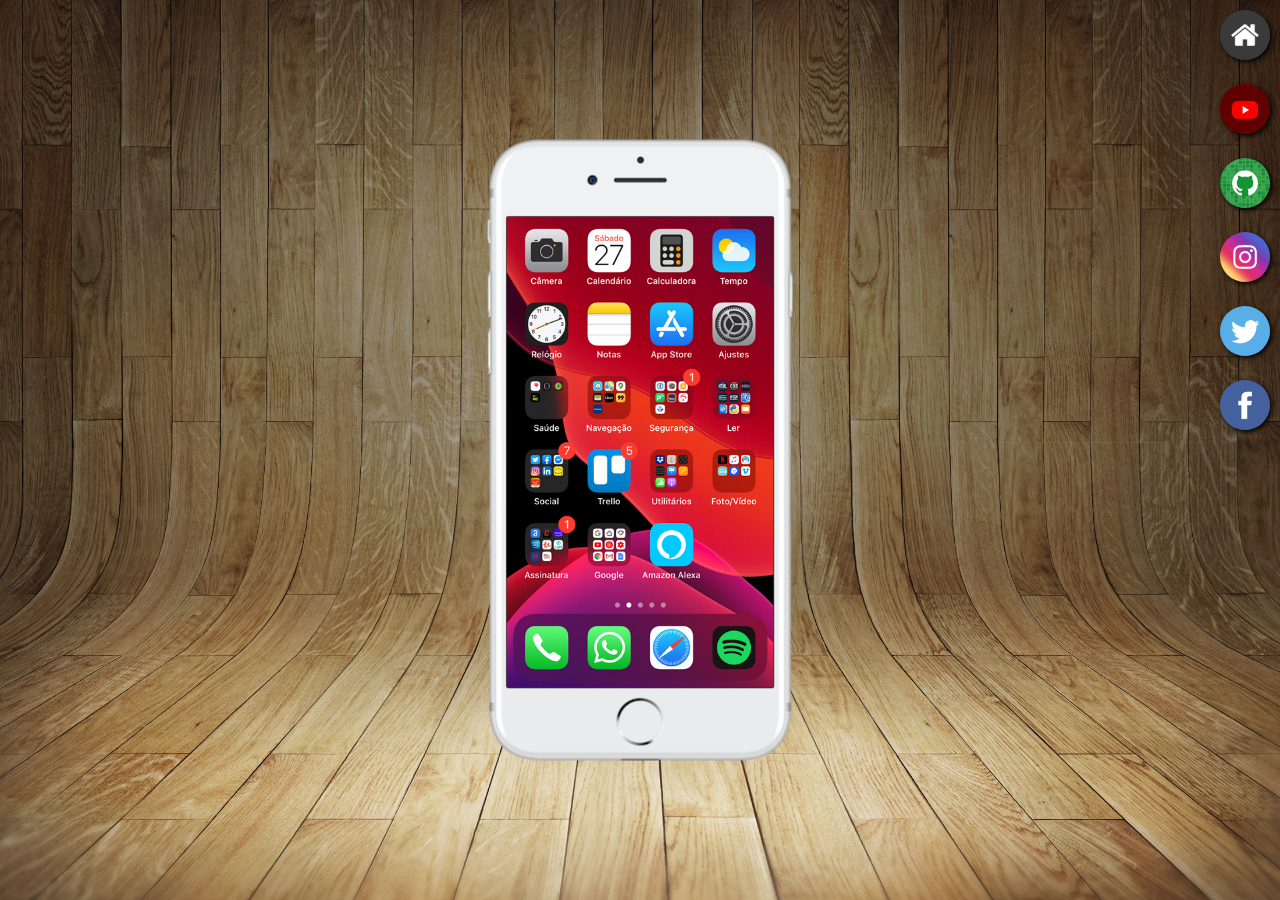
<file: index.html>
<!DOCTYPE html>
<html lang="pt-br">
<head>
    <meta charset="UTF-8">
    <meta name="viewport" content="width=device-width, initial-scale=1.0">
    <link rel="shortcut icon" href="favicon.ico" type="image/x-icon">
    <link rel="stylesheet" href="estilos/style.css">
    <title>Projeto Redes Sociais</title>
</head>
<body>
    <main>
        <section id="telefone">
            <iframe src="home.html" name="tela" id="tela" frameborder="0"> Seu navegador não é compatível com isso</iframe>
        </section>
        <section id="redes-sociais">
            <a href="home.html" target="tela"><img src="imagens/logo-home.jpg" alt=""></a><br>
            <a href="youtube.html" target="tela"><img src="imagens/logo-youtube.jpg" alt=""></a><br>
            <a href="github.html" target="tela"><img src="imagens/logo-github.jpg" alt=""></a><br>
            <a href="instagram.html" target="tela"><img src="imagens/logo-instagram.jpg" alt=""></a><br>
            <a href="twitter.html" target="tela"><img src="imagens/logo-twitter.jpg" alt=""></a><br>
            <a href="facebook.html" target="tela"><img src="imagens/logo-facebook.jpg" alt=""></a>
        </section>
    </main>
</body>
</html>
</file>
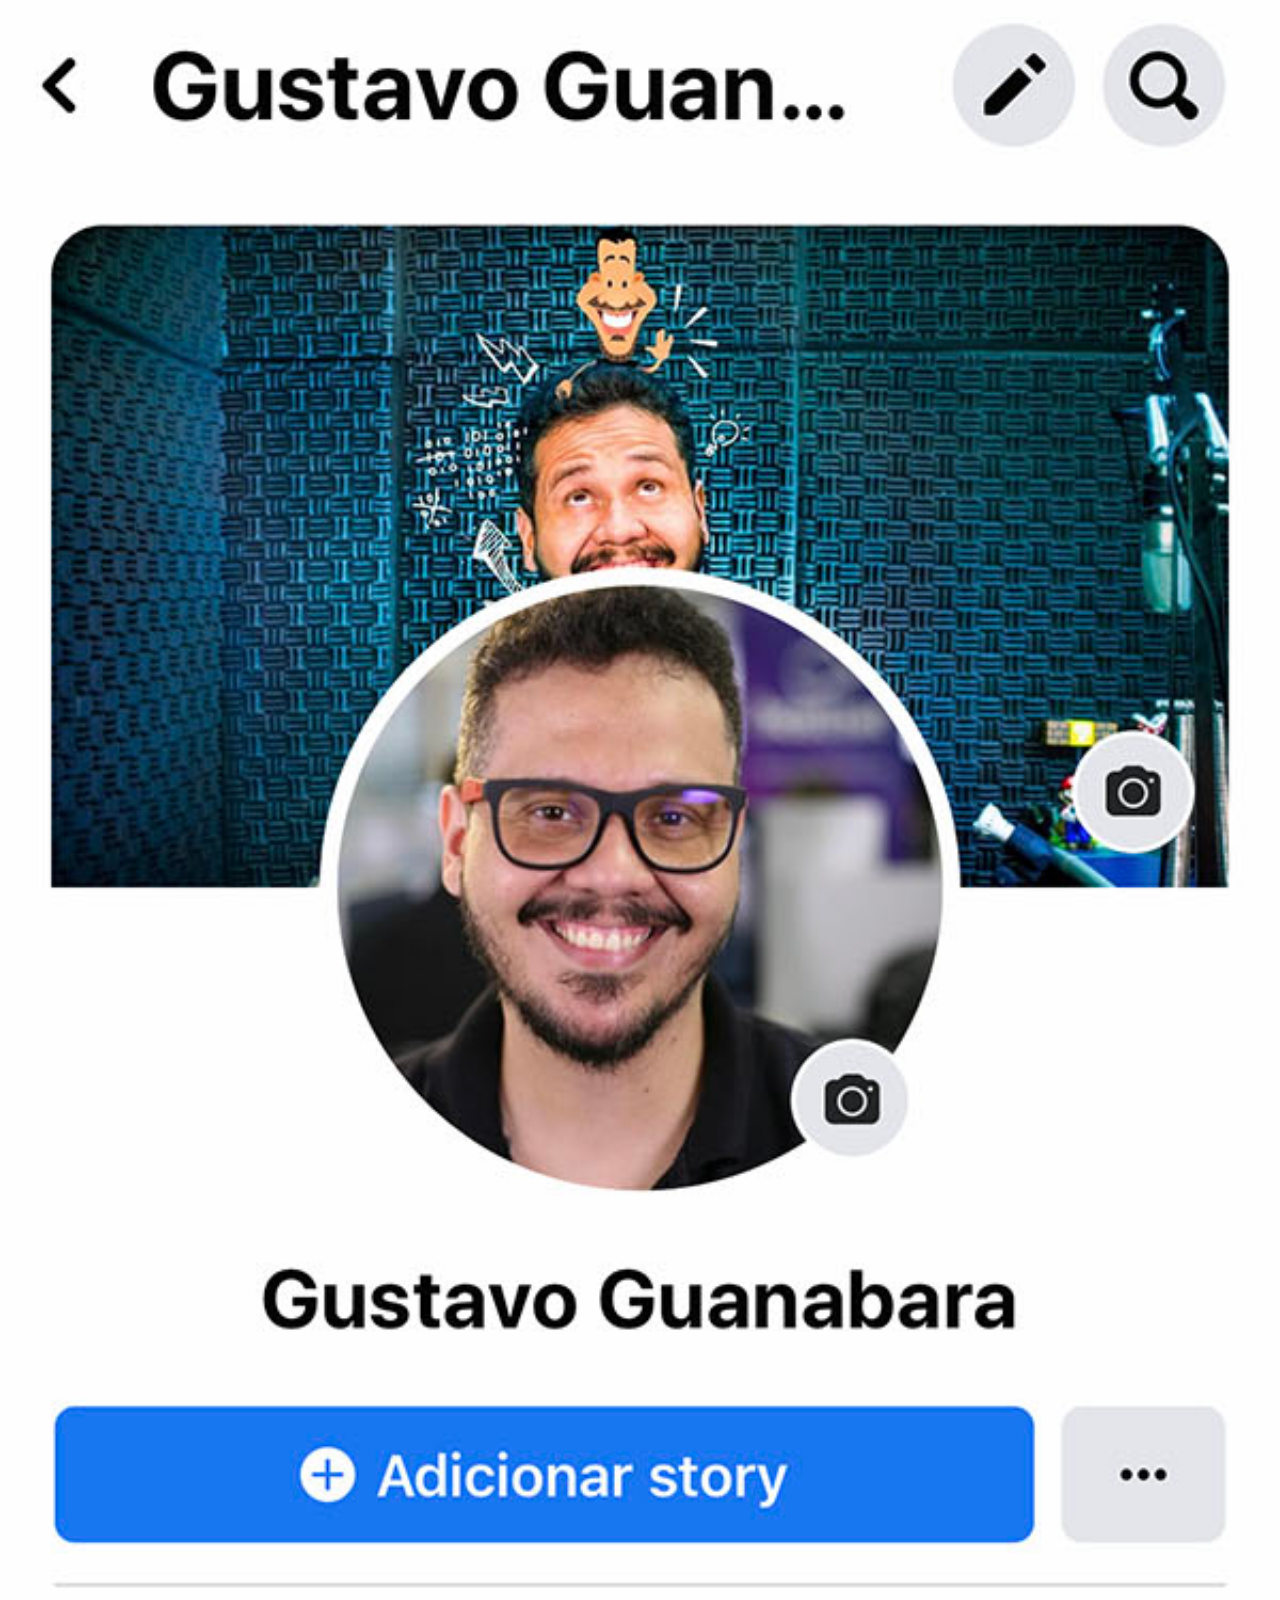
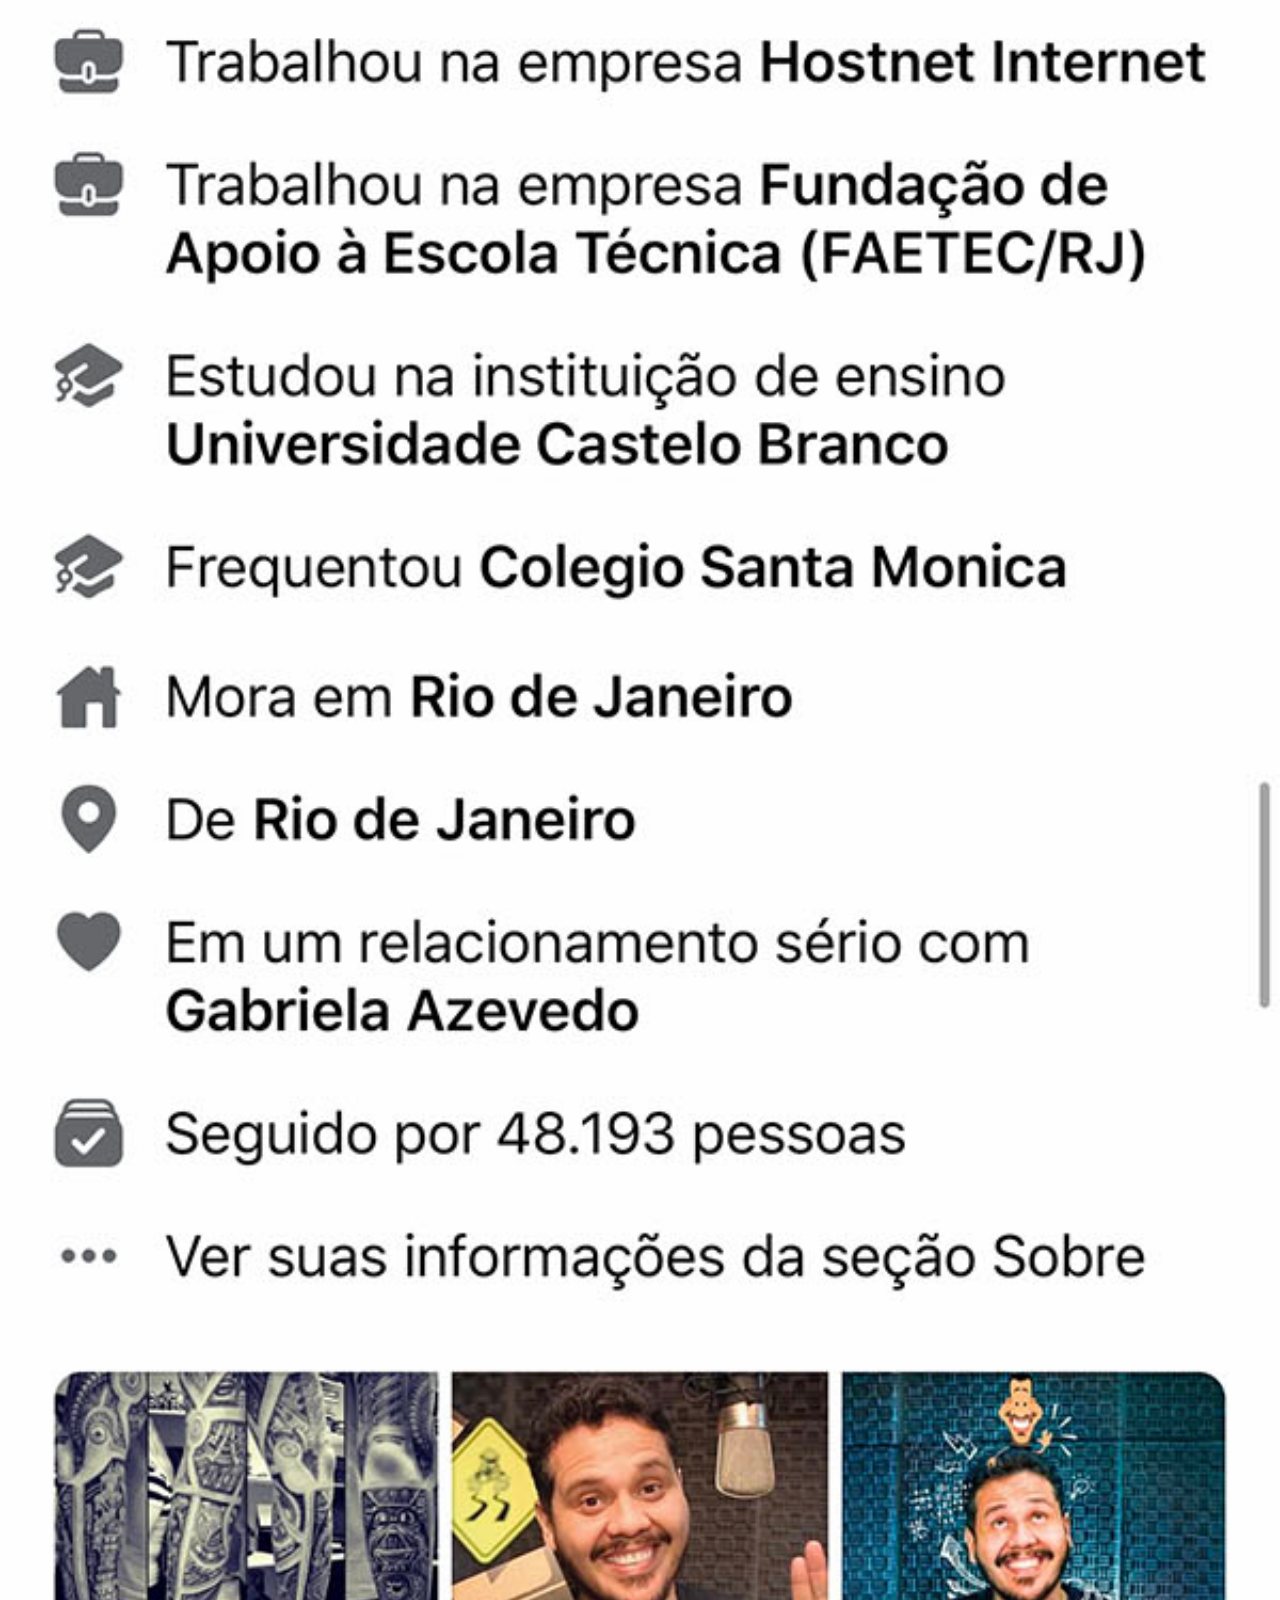
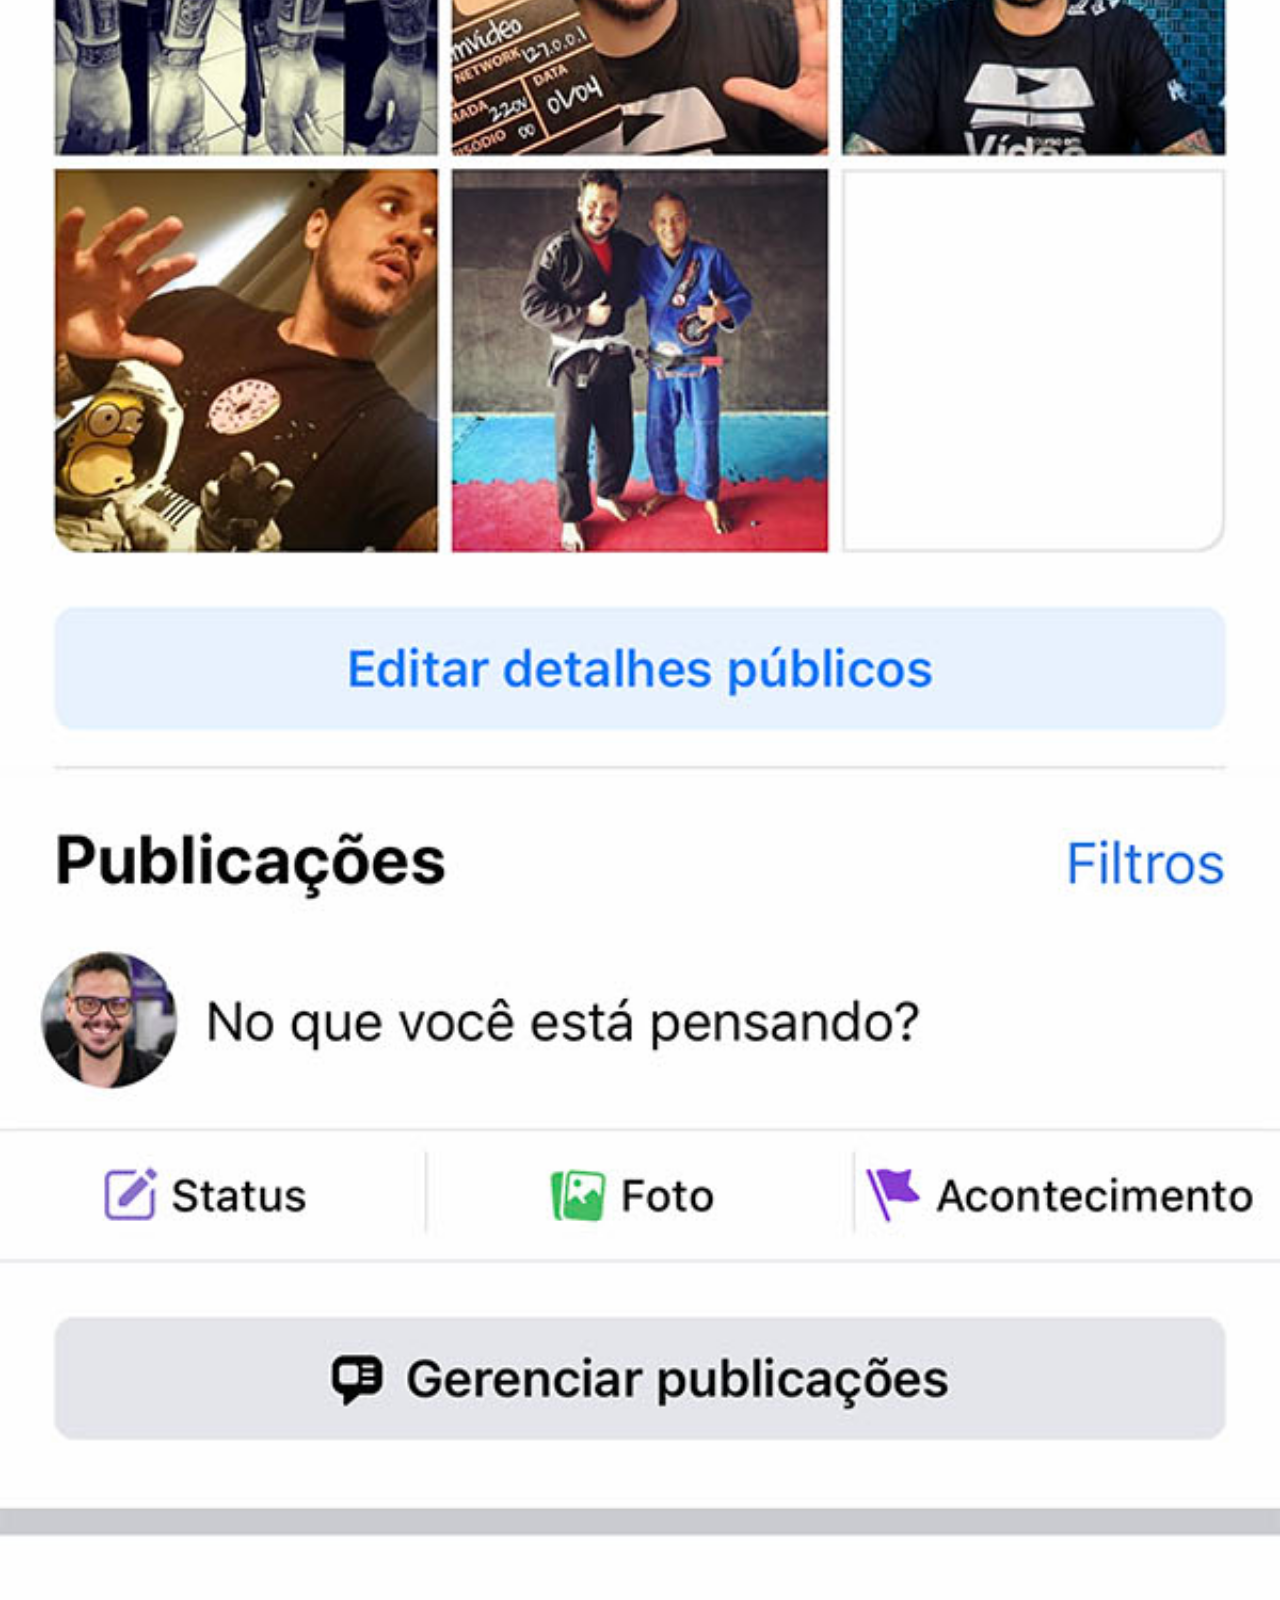
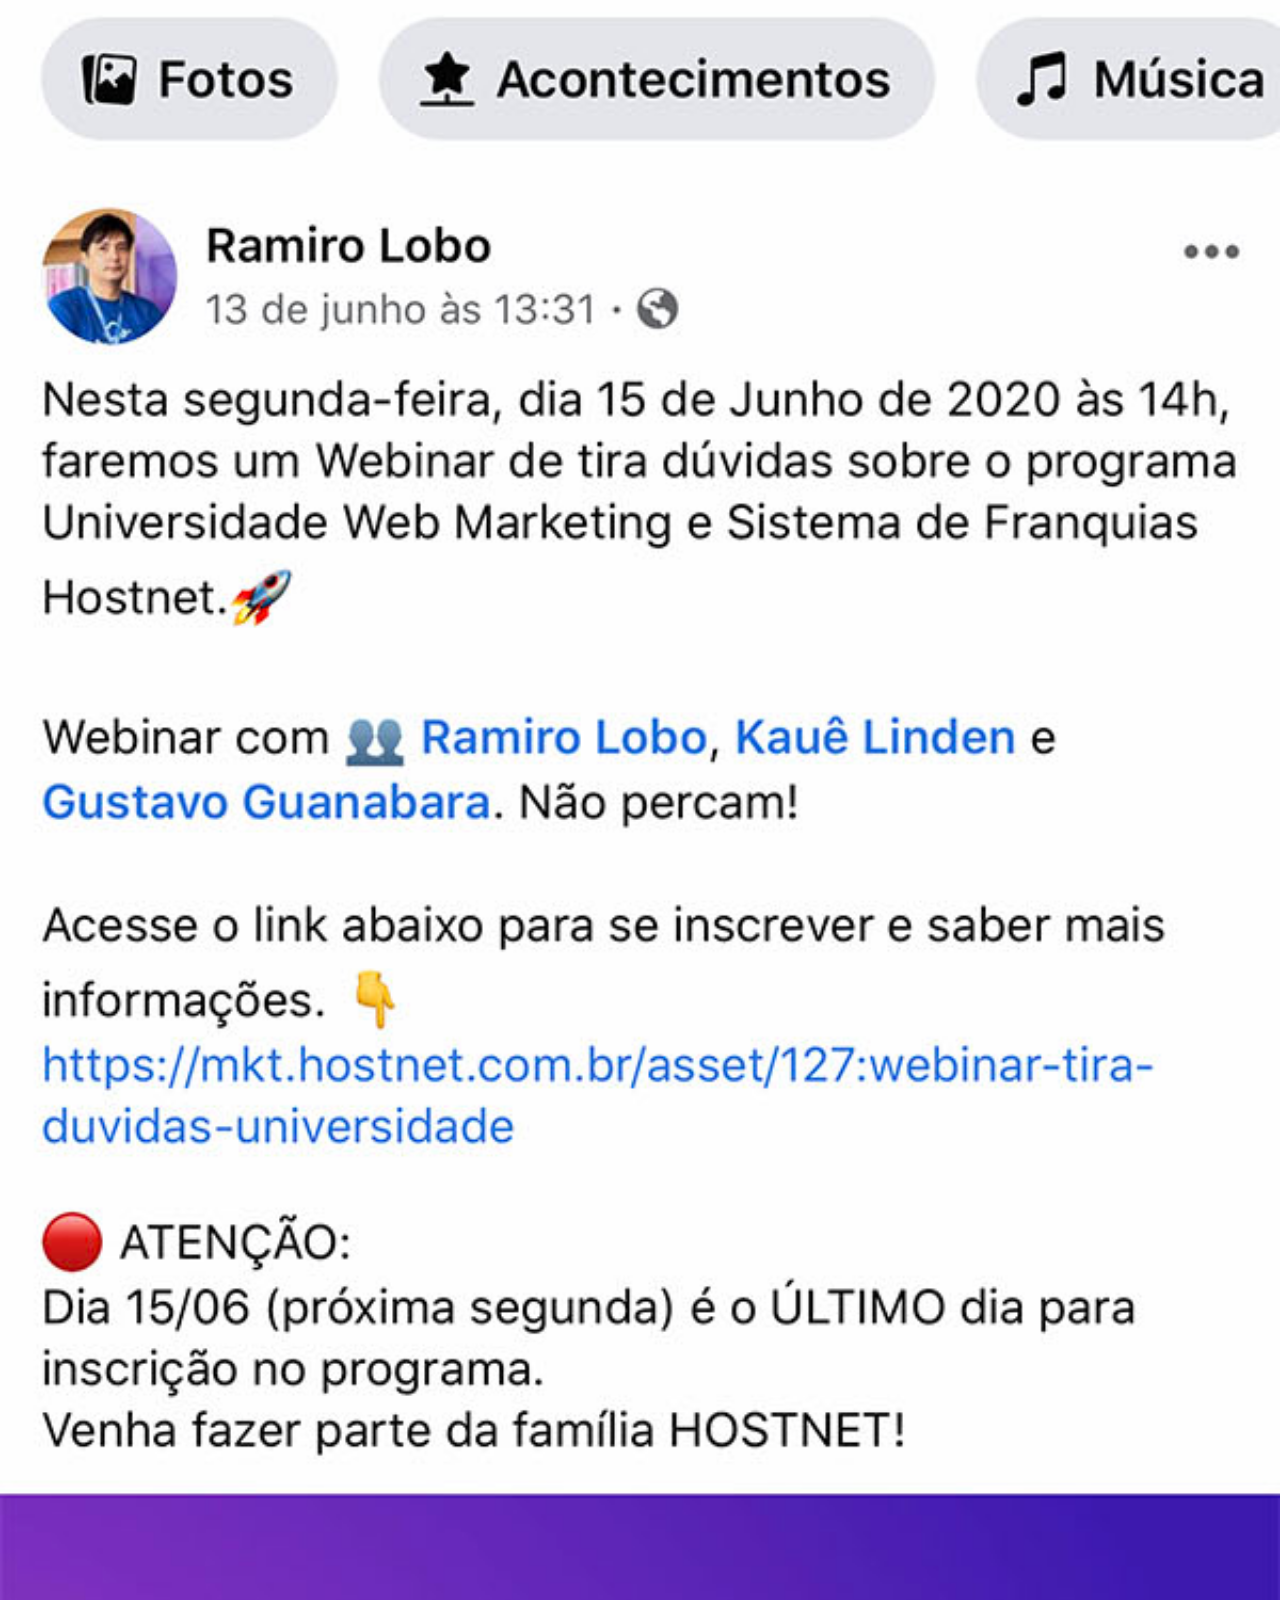
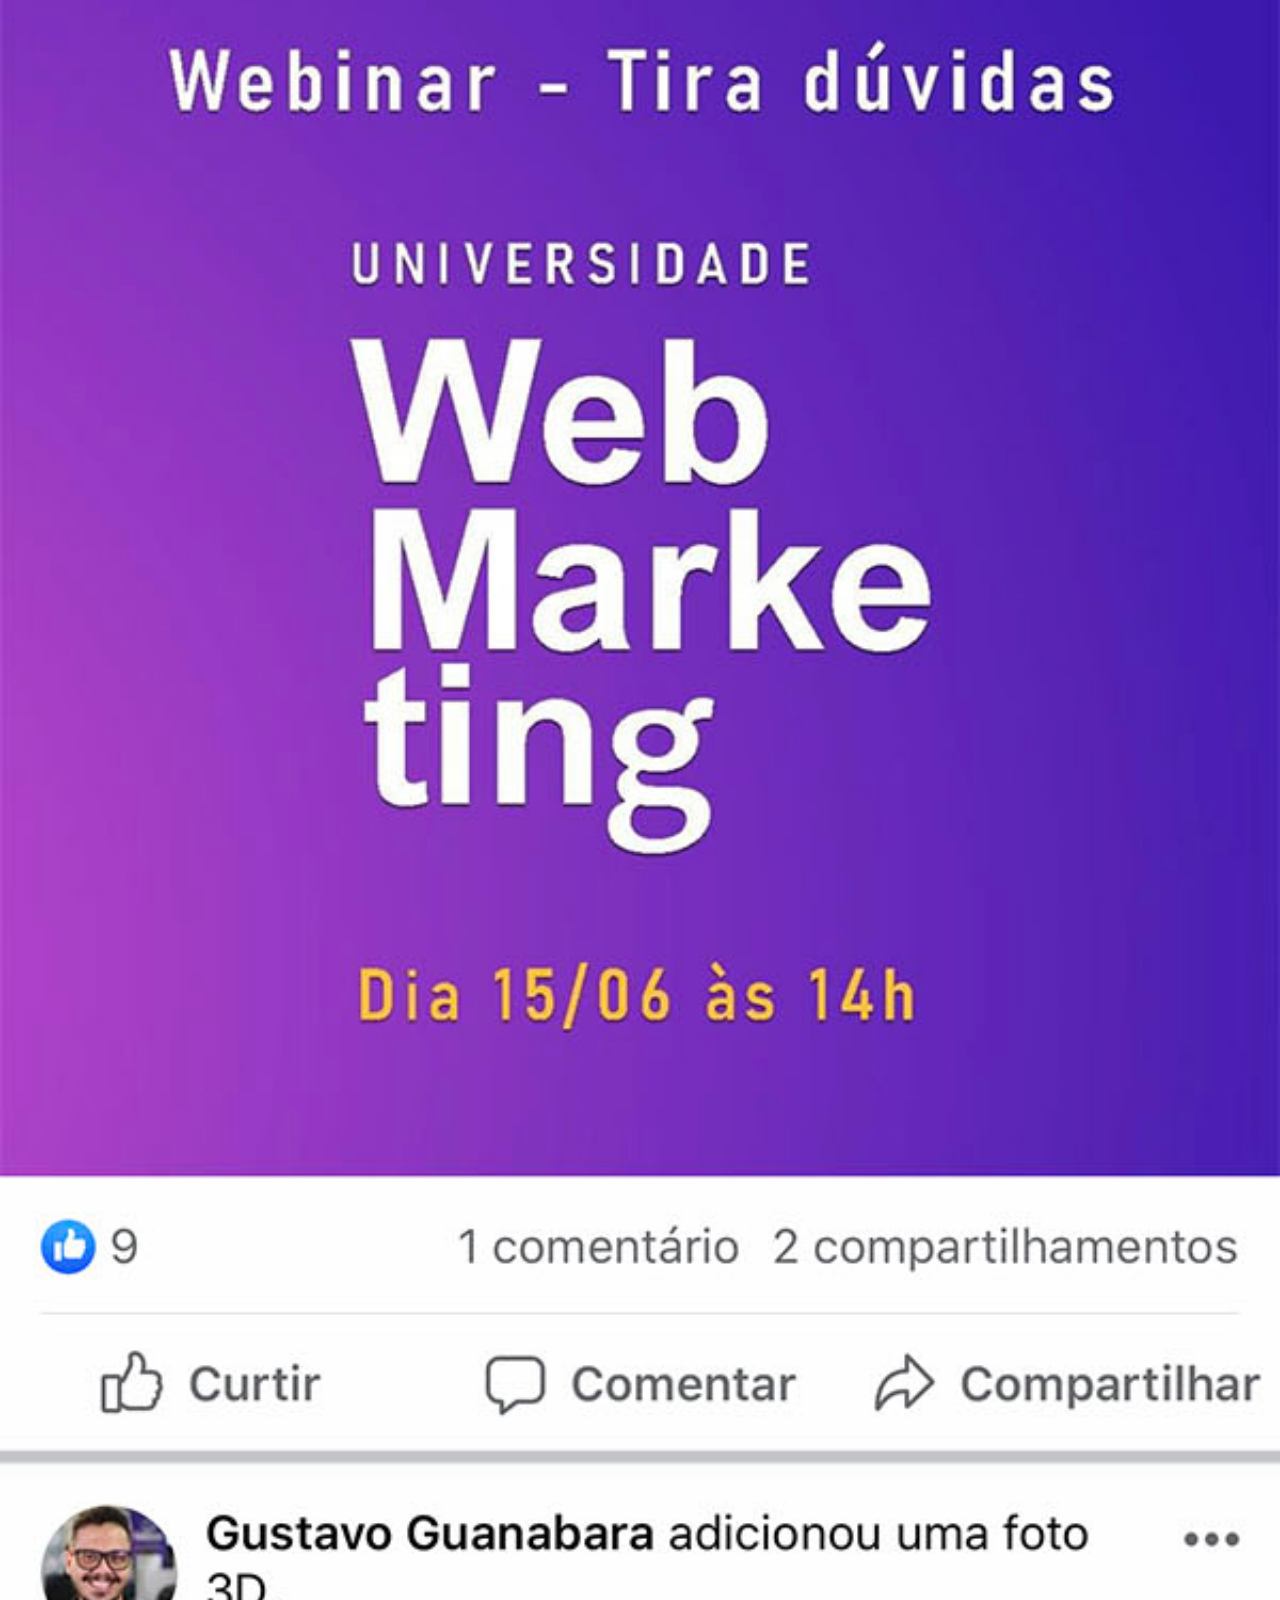
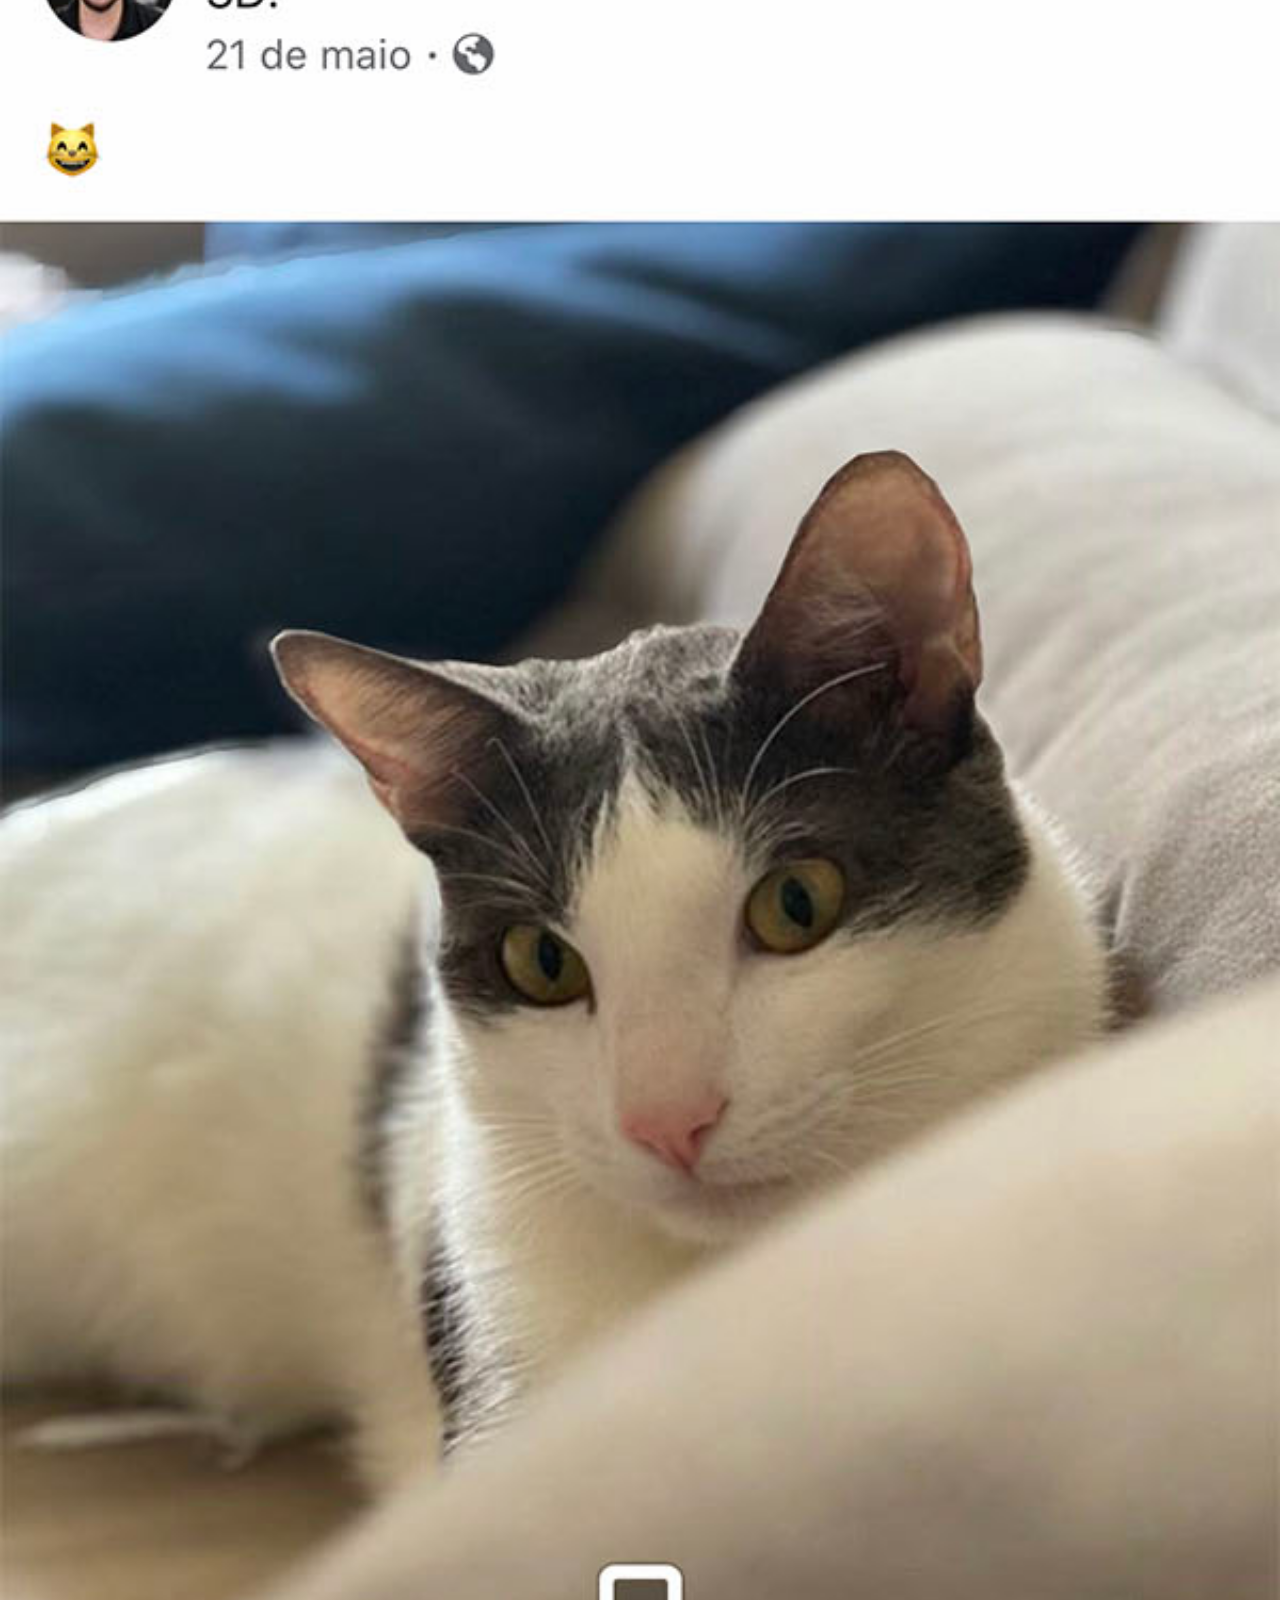
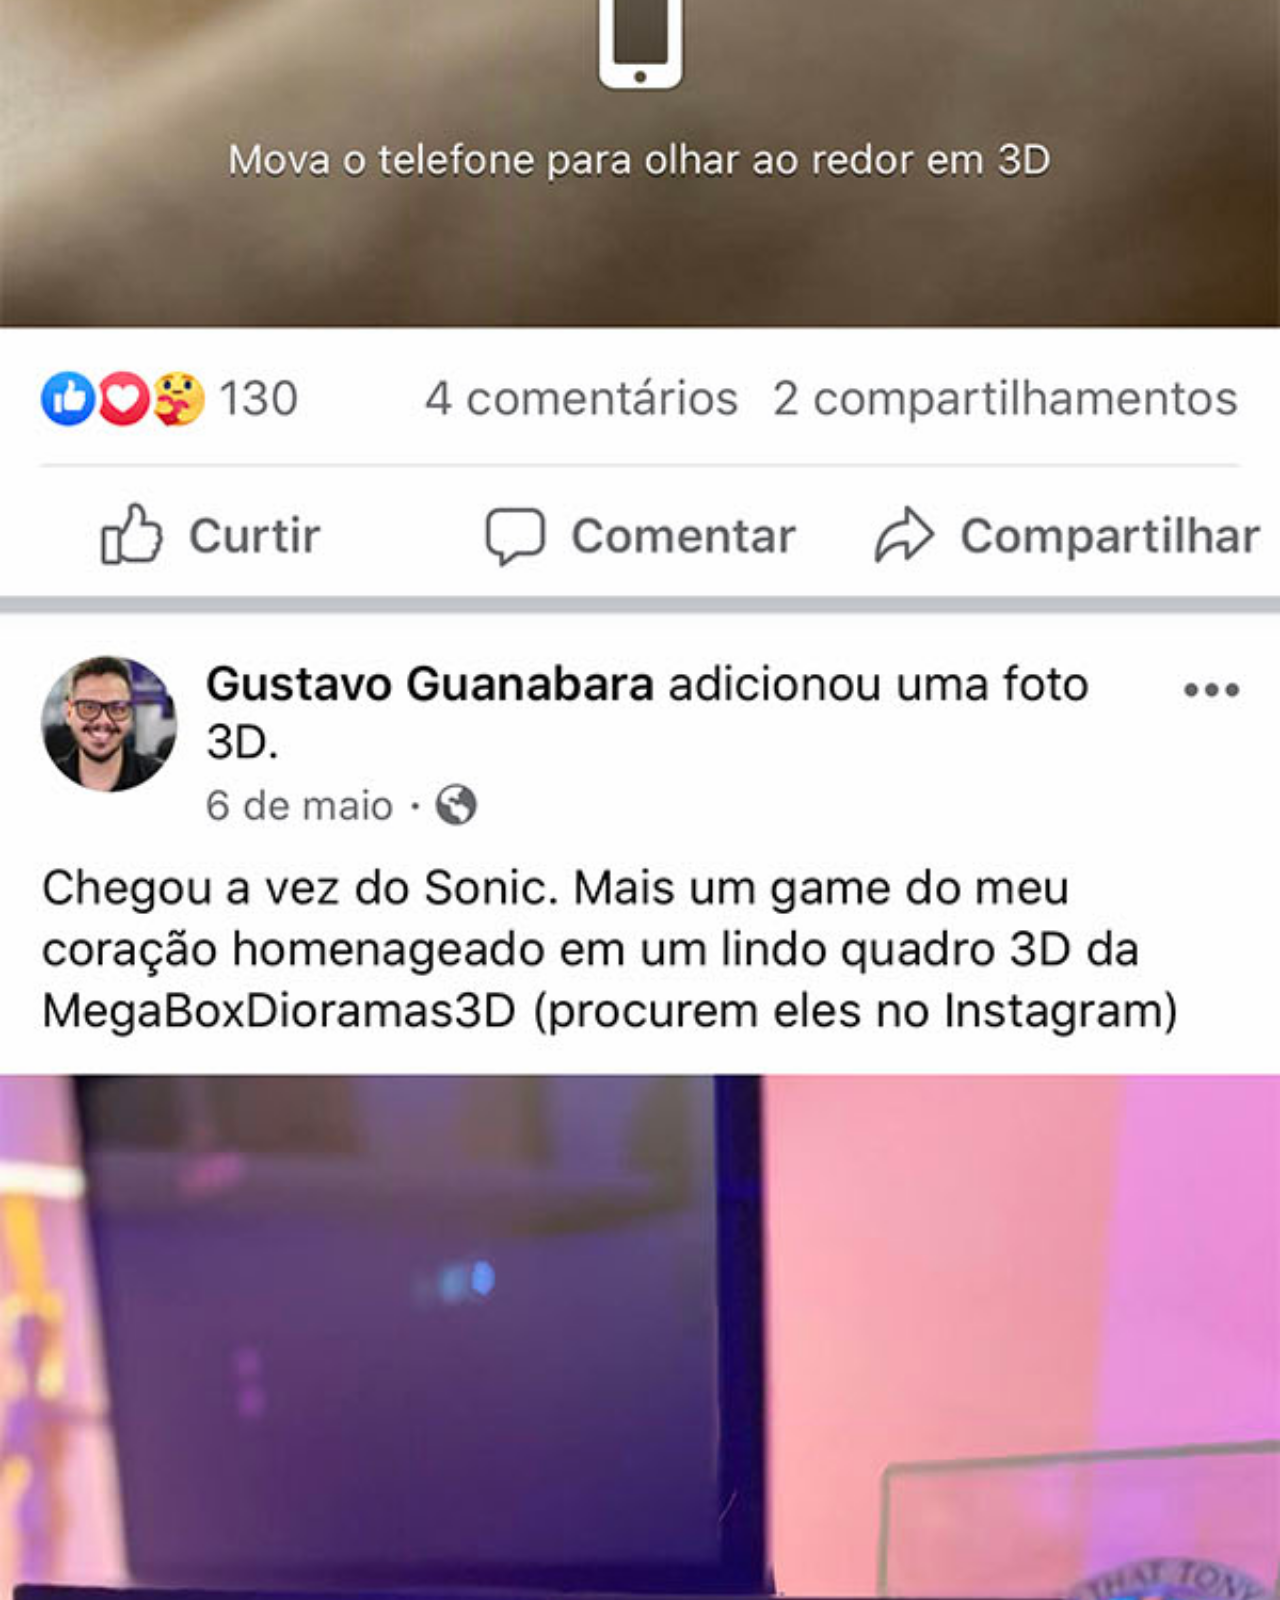
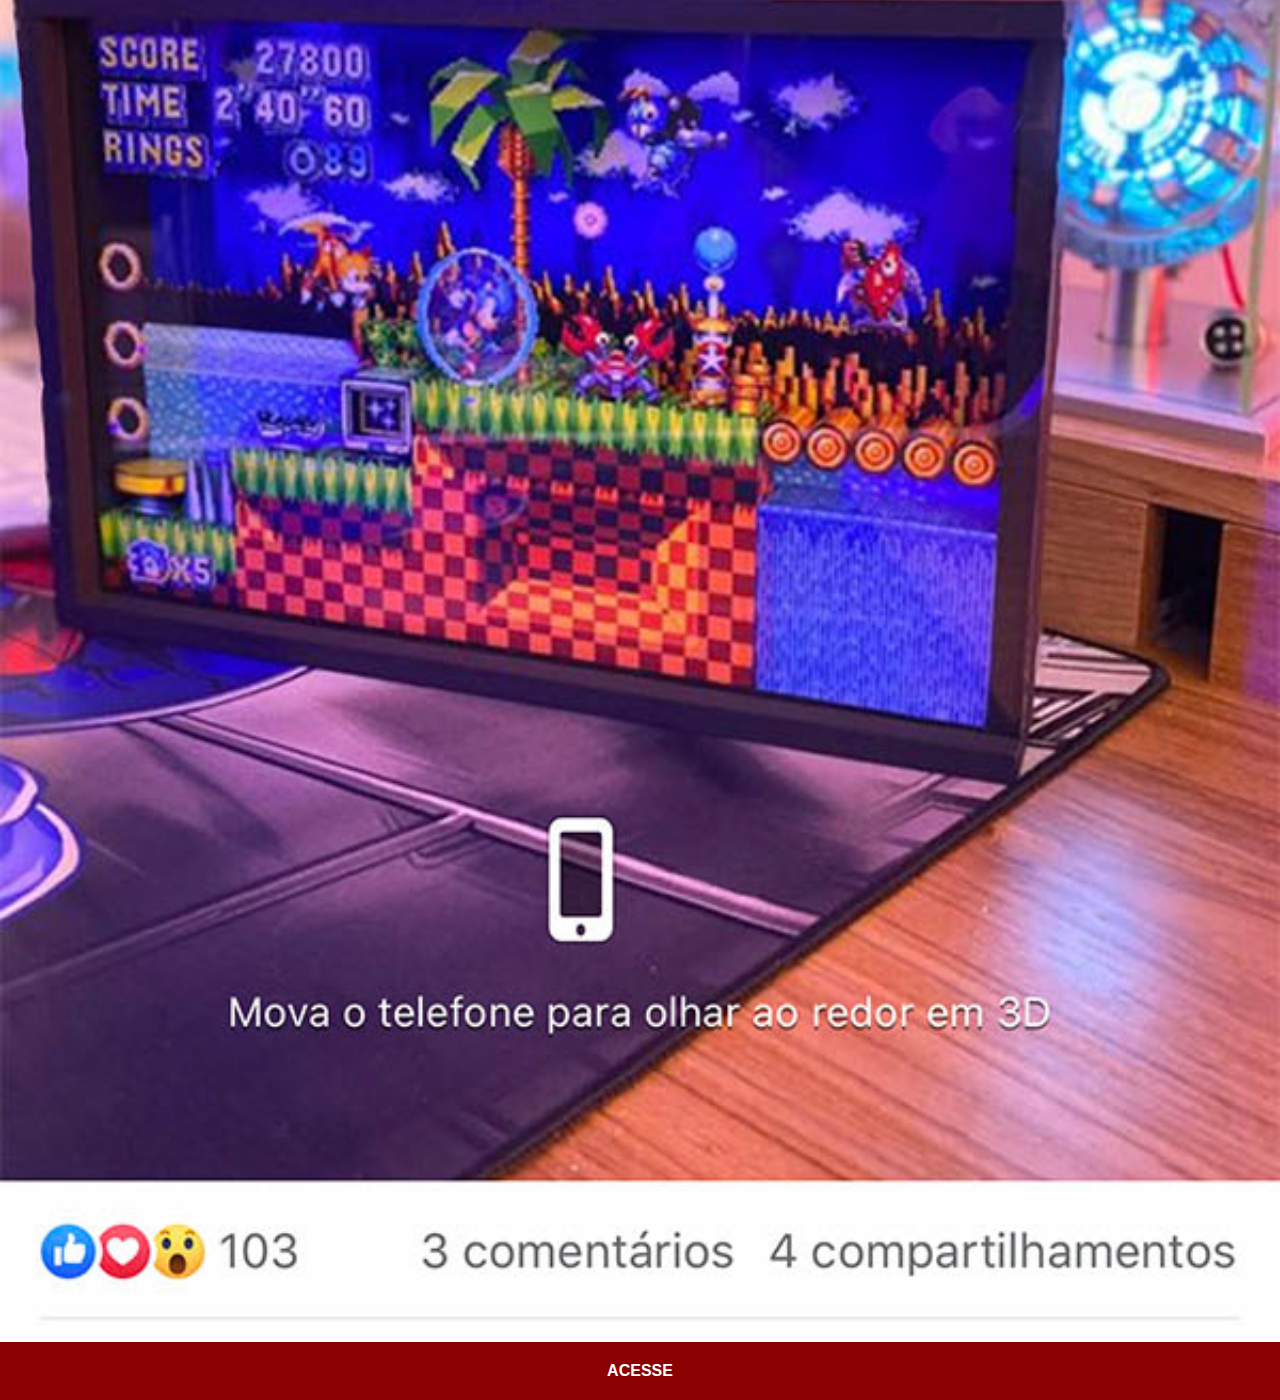
<file: facebook.html>
<!DOCTYPE html>
<html lang="en">
<head>
    <meta charset="UTF-8">
    <meta name="viewport" content="width=device-width, initial-scale=1.0">
    <title>Facebook</title>
    <link rel="stylesheet" href="estilos/social.css">
</head>
<body>
    <img src="imagens/tela-facebook.jpg" alt="Facebook">
    <a href="https://pt-br.facebook.com/" target="_blank">ACESSE</a>
</body>
</html>
</file>
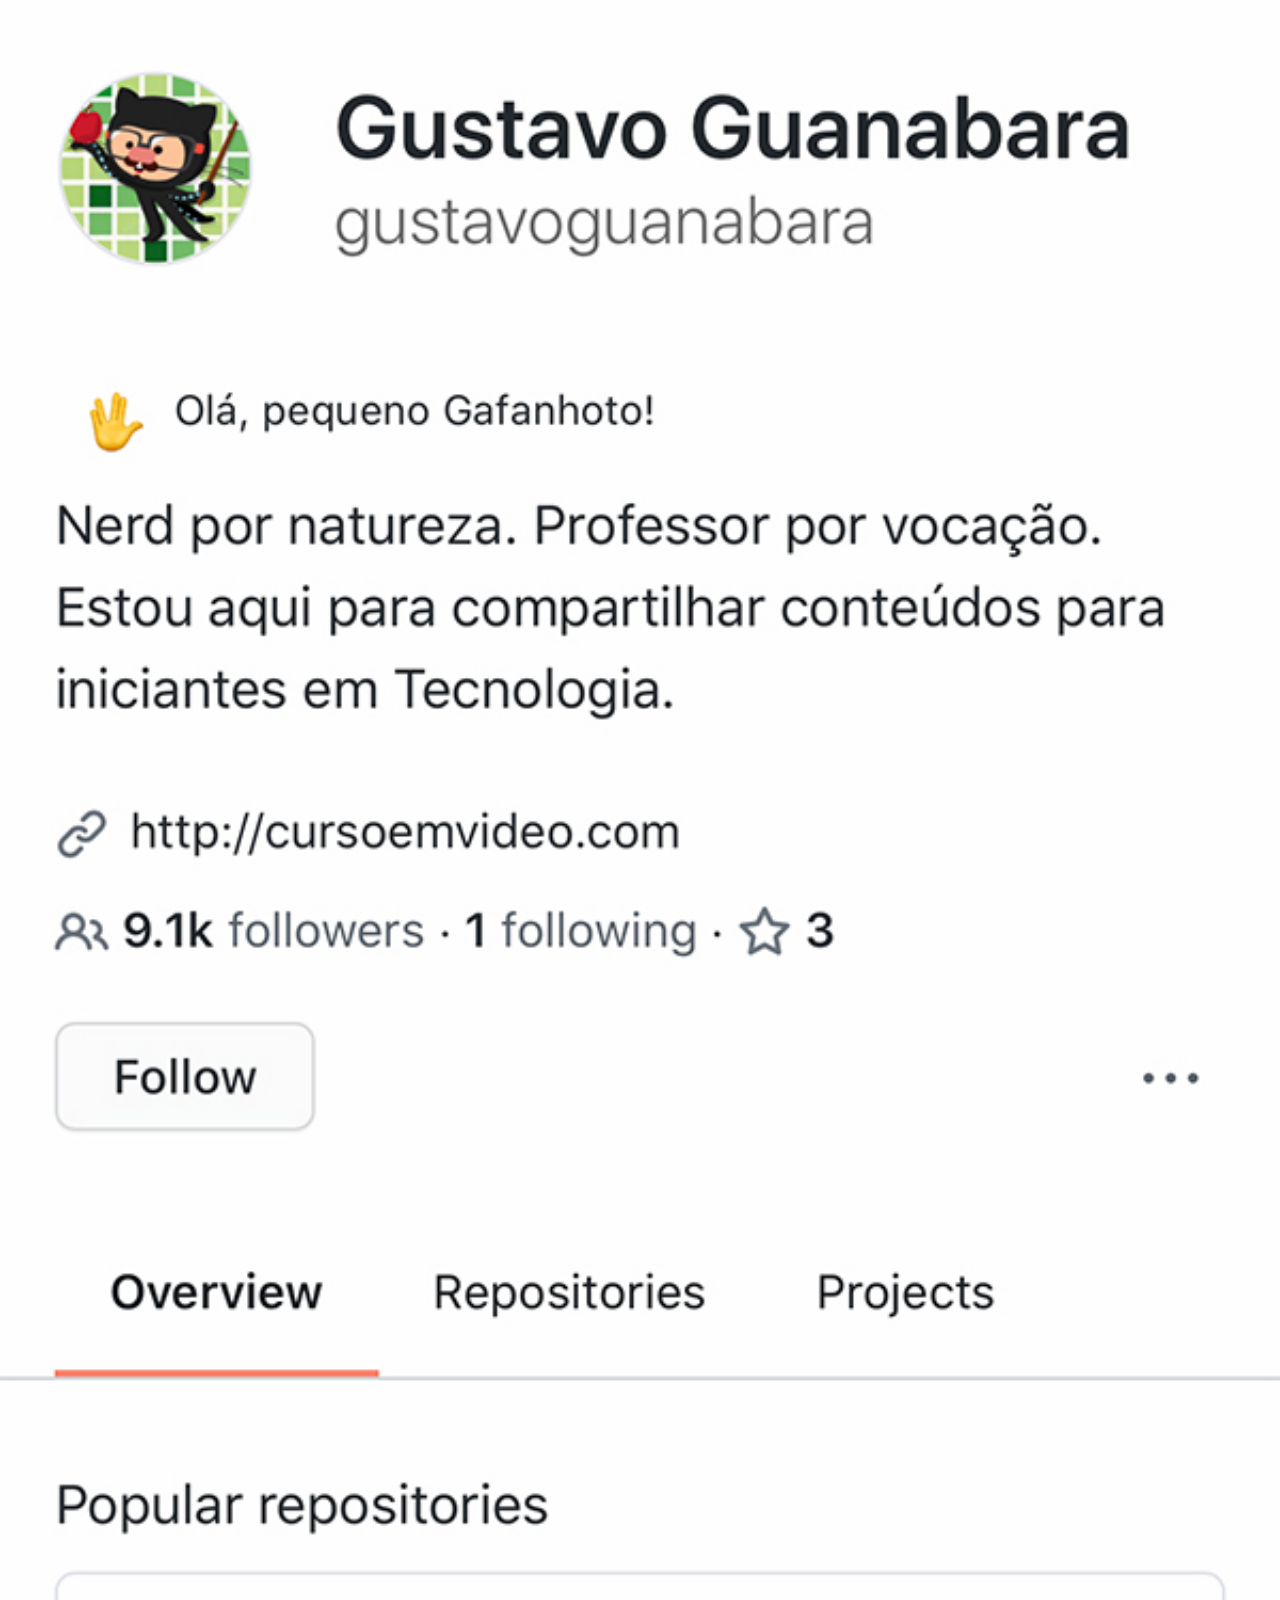
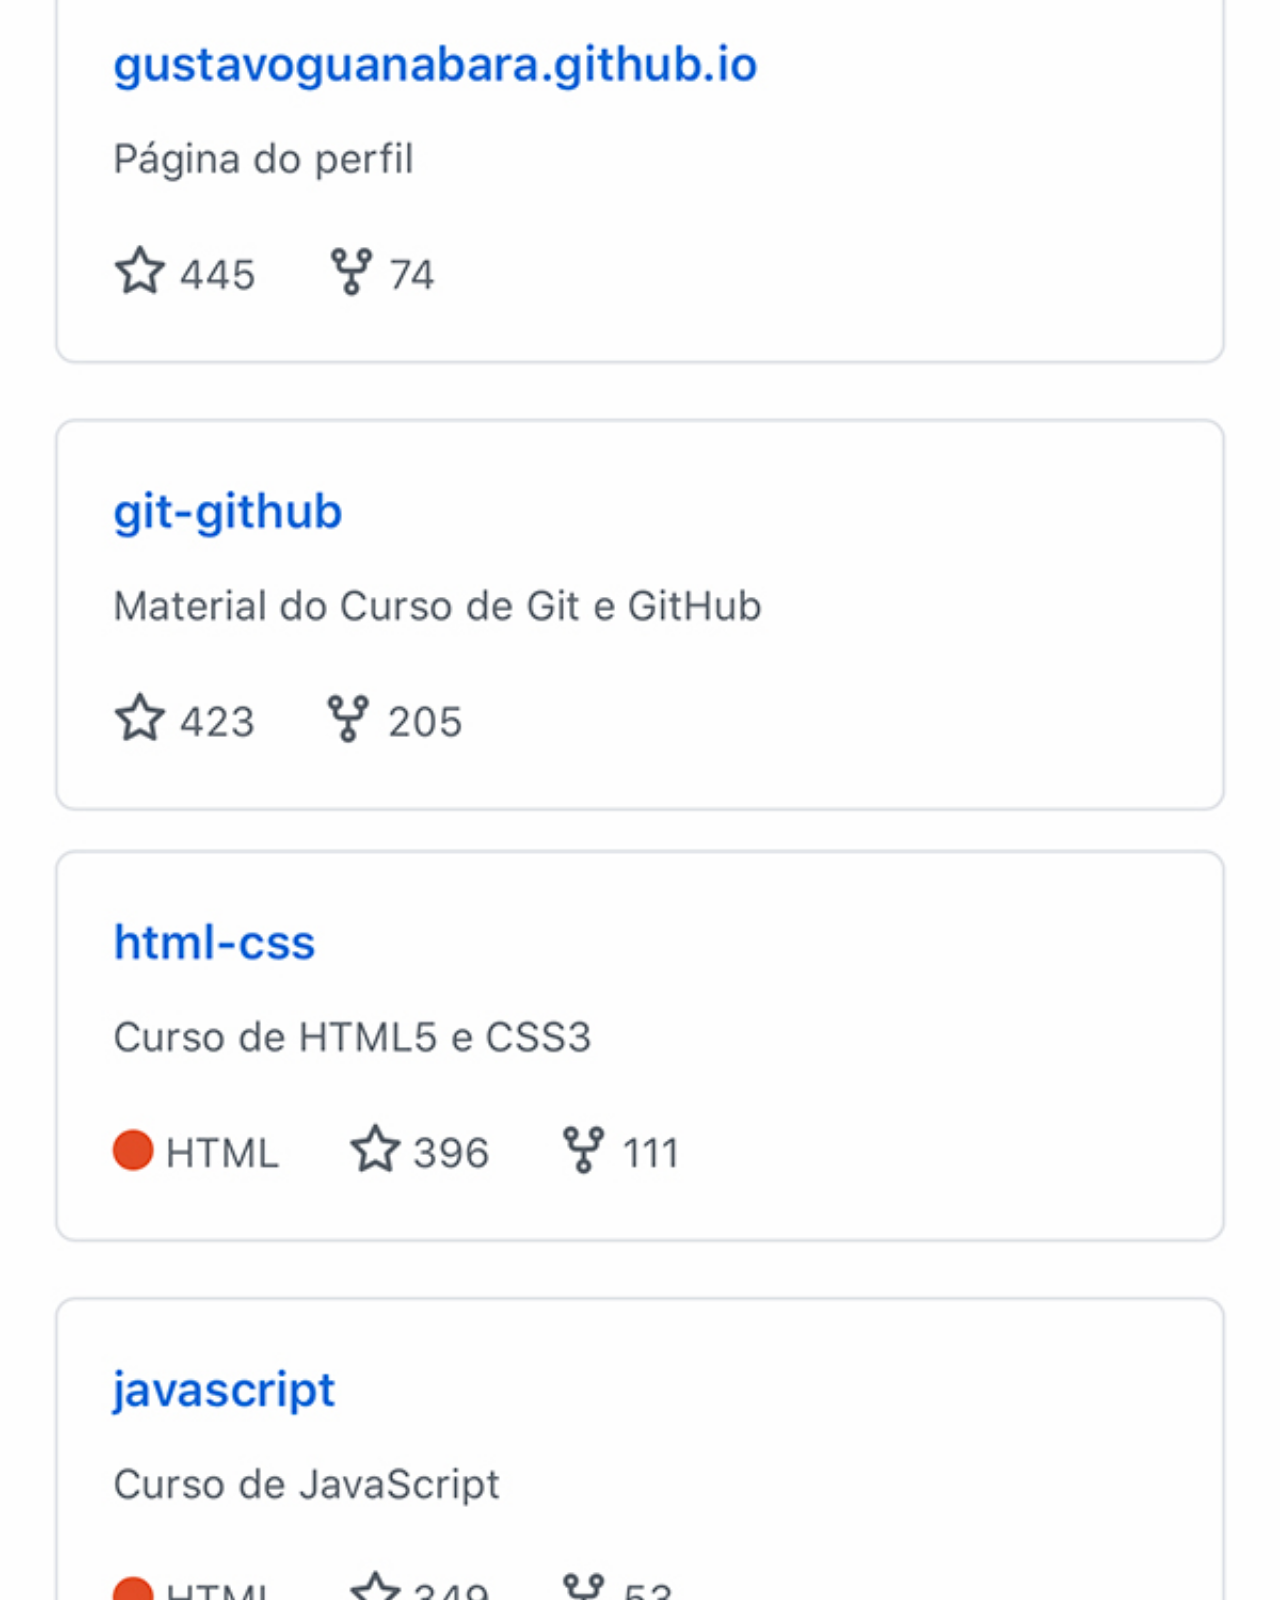
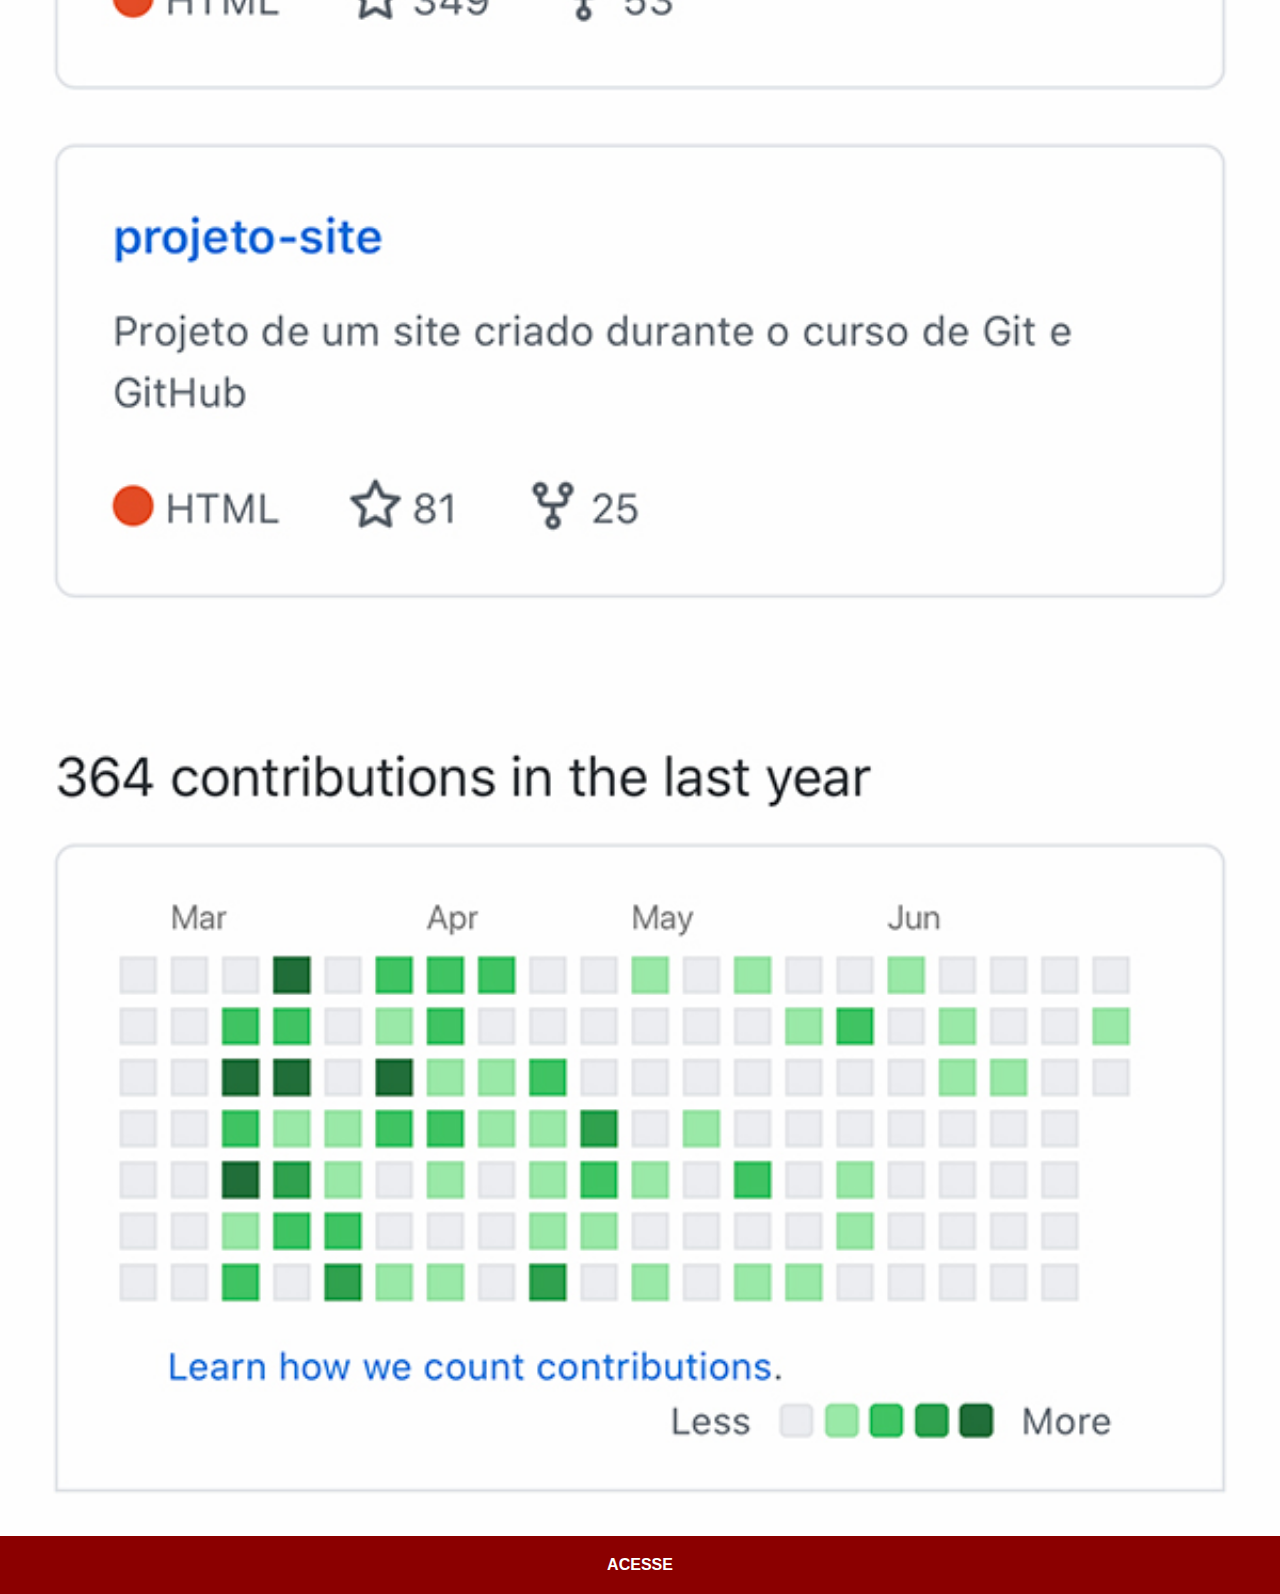
<file: github.html>
<!DOCTYPE html>
<html lang="pt-br">
<head>
    <meta charset="UTF-8">
    <meta name="viewport" content="width=device-width, initial-scale=1.0">
    <title>GitHub</title>
    <link rel="stylesheet" href="estilos/social.css">
</head>
<body>
    <img src="imagens/tela-github.jpg" alt="GitHub">
    <a href="https://github.com/" target="_blank">ACESSE</a>
</body>
</html>
</file>
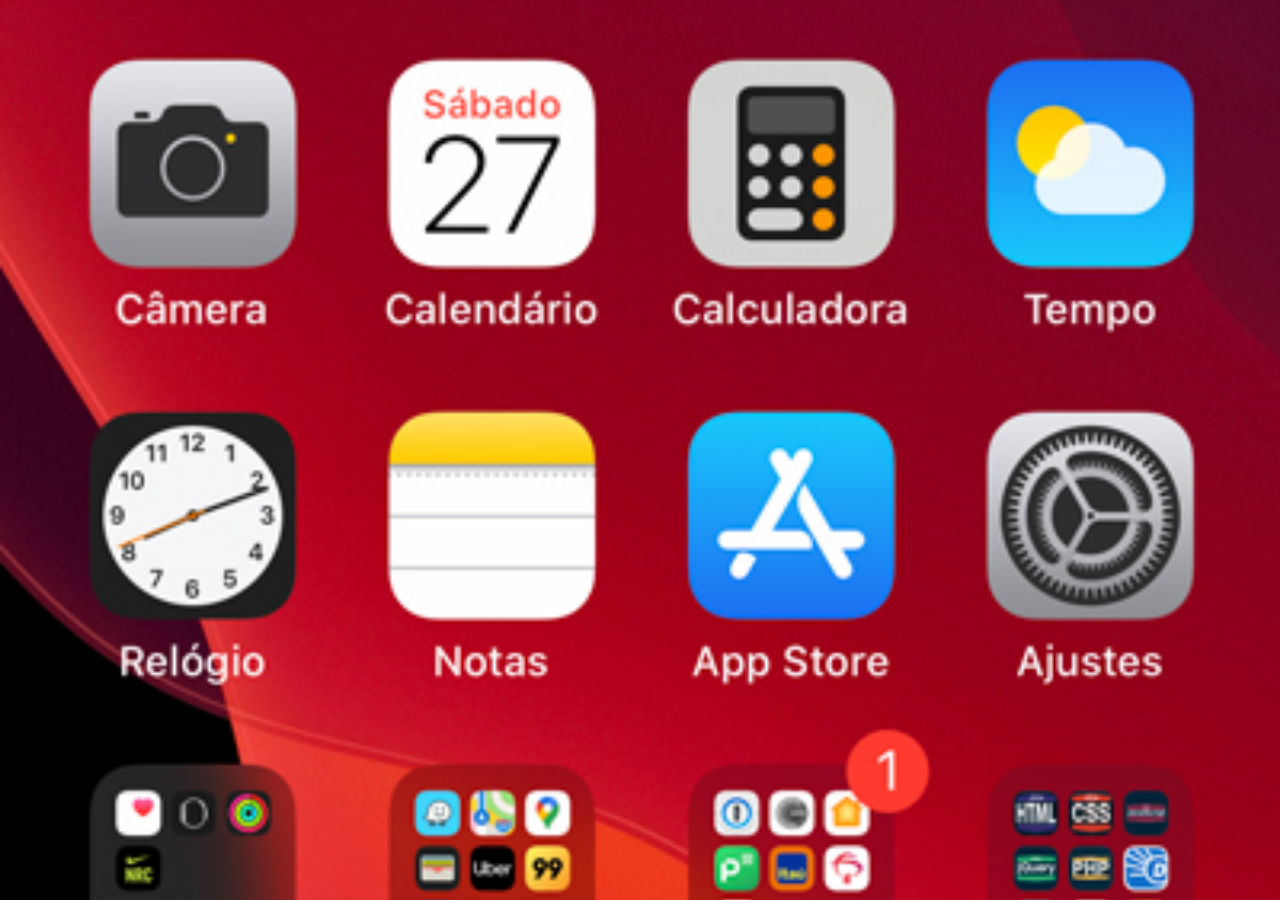
<file: home.html>
<!DOCTYPE html>
<html lang="pt-br">
<head>
    <meta charset="UTF-8">
    <meta name="viewport" content="width=device-width, initial-scale=1.0">
    <title>Página Inicial</title>
</head>
<style>
    * {
        margin: 0px;
        padding: 0px;
    }

    body {
        width: 100vw;
        height: 100vh;
        background: black url('imagens/tela-home.jpg') no-repeat top center;
        background-size: cover;
    }
</style>
<body>
    
</body>
</html>
</file>
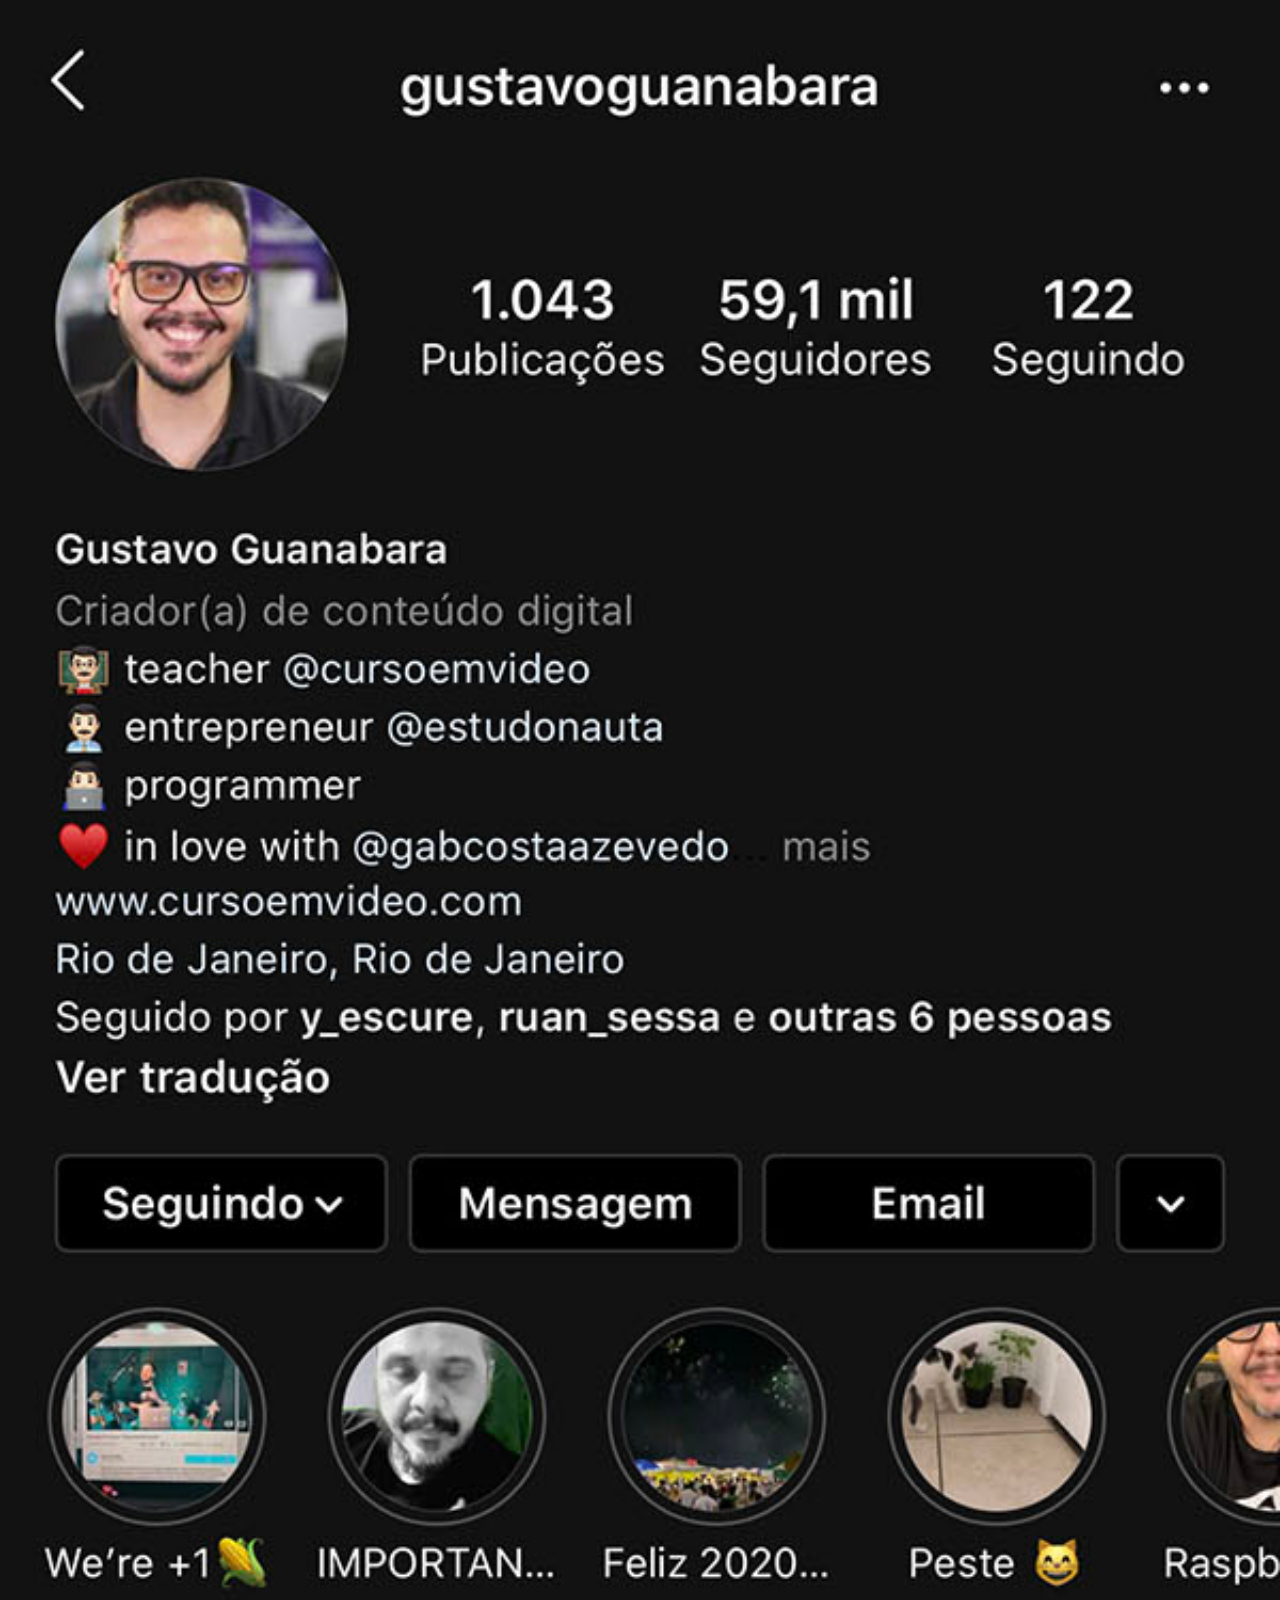
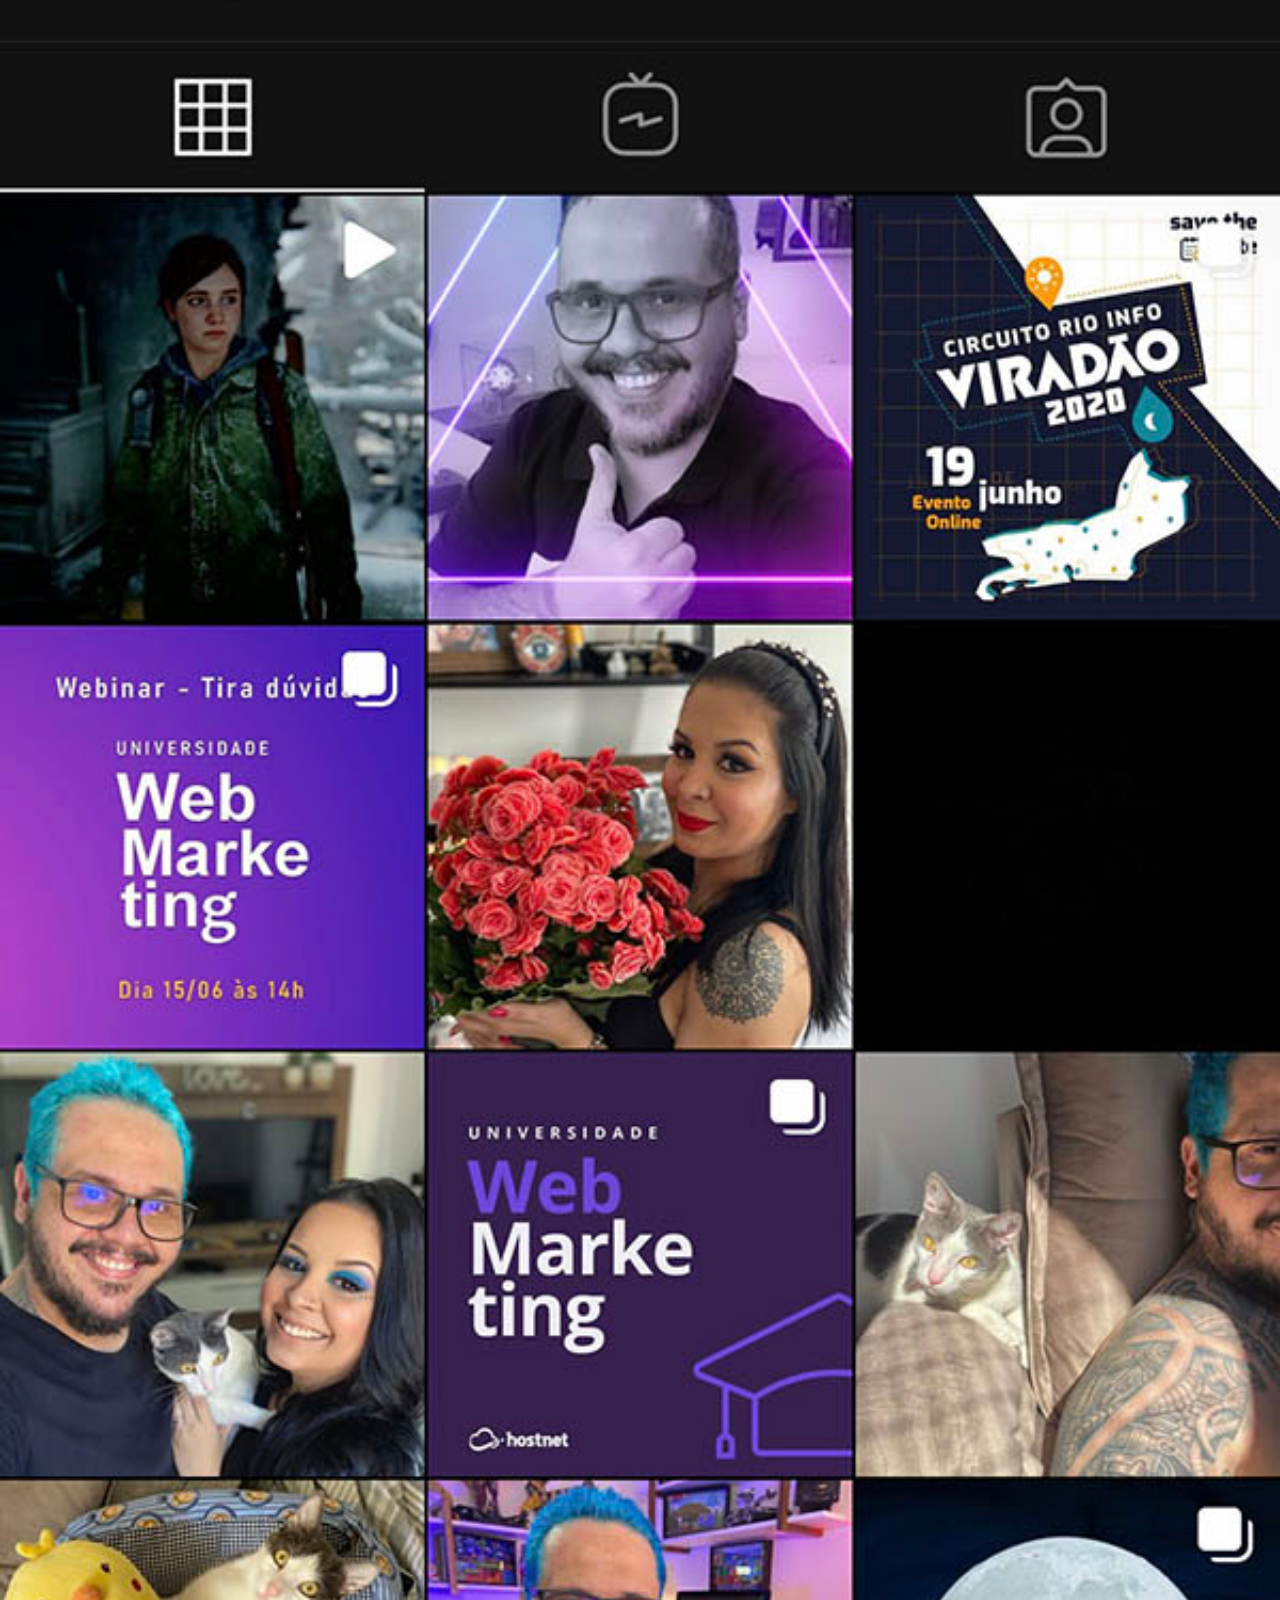
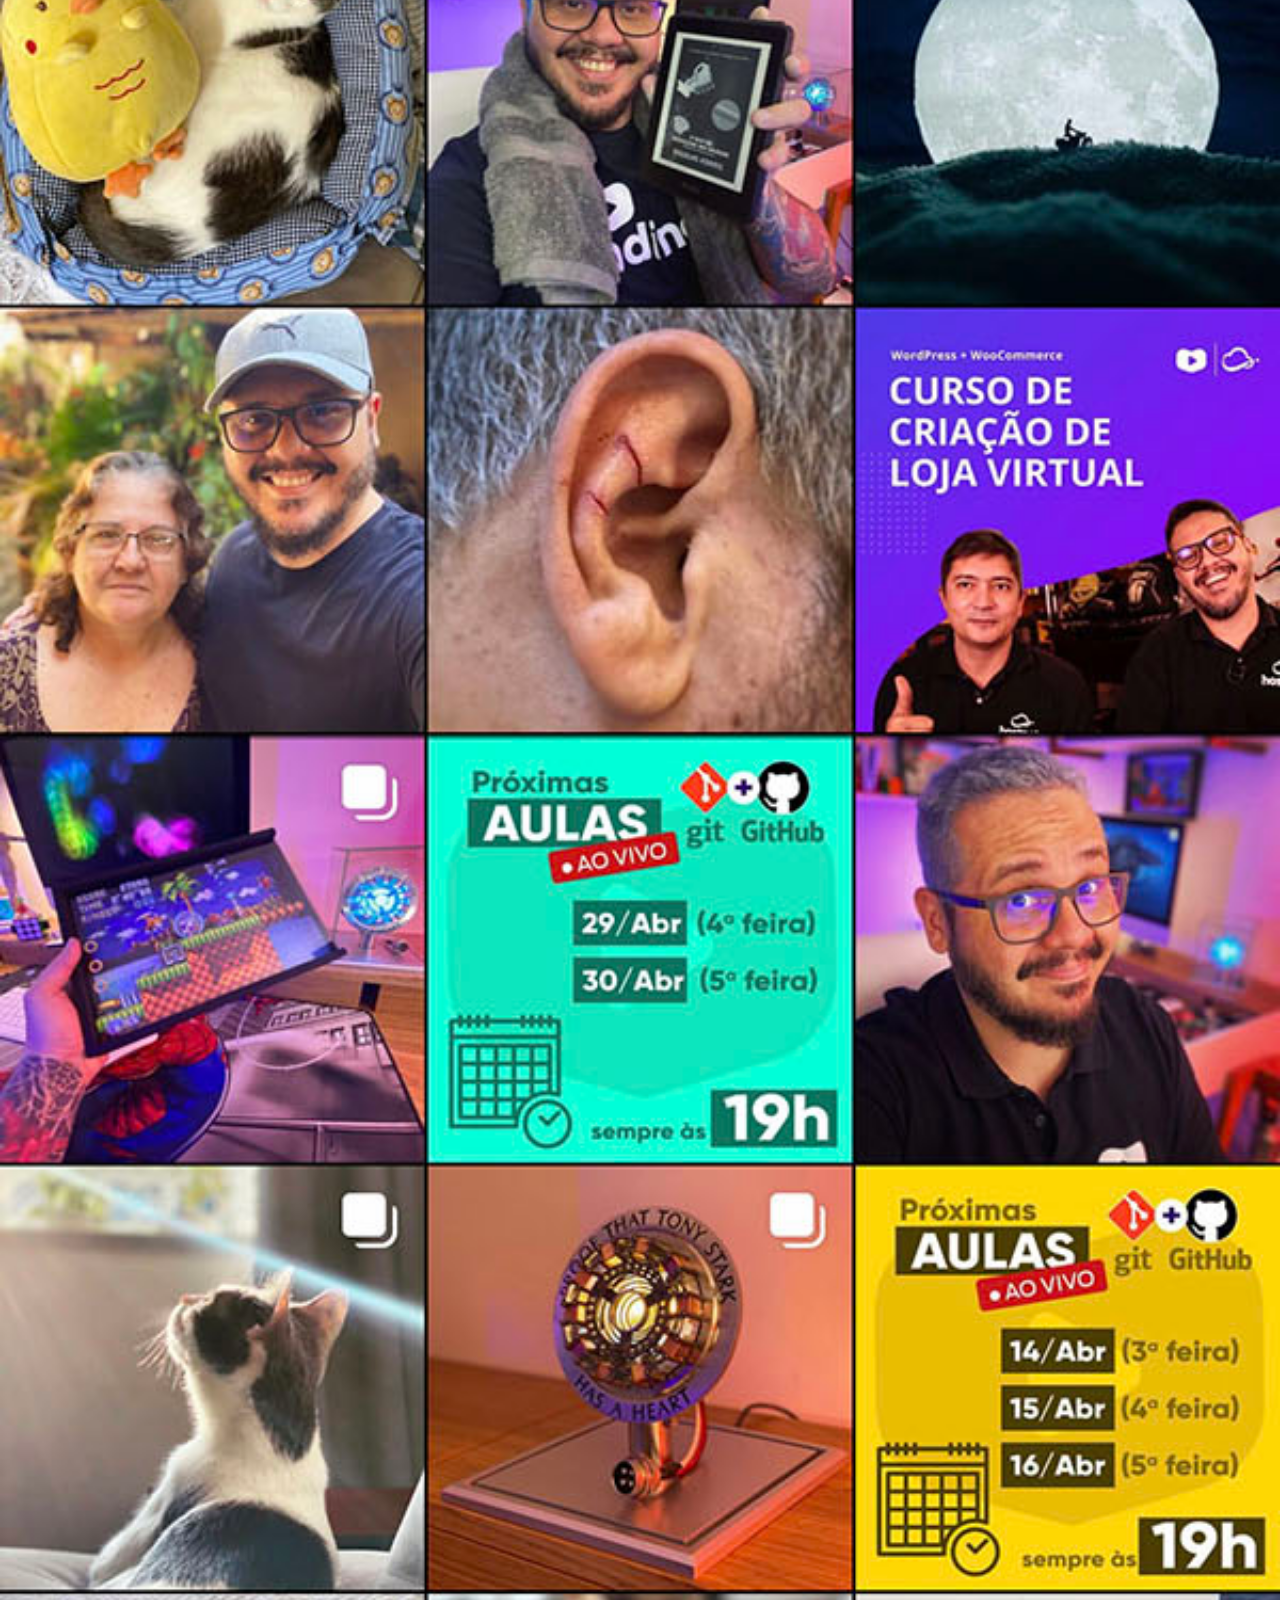
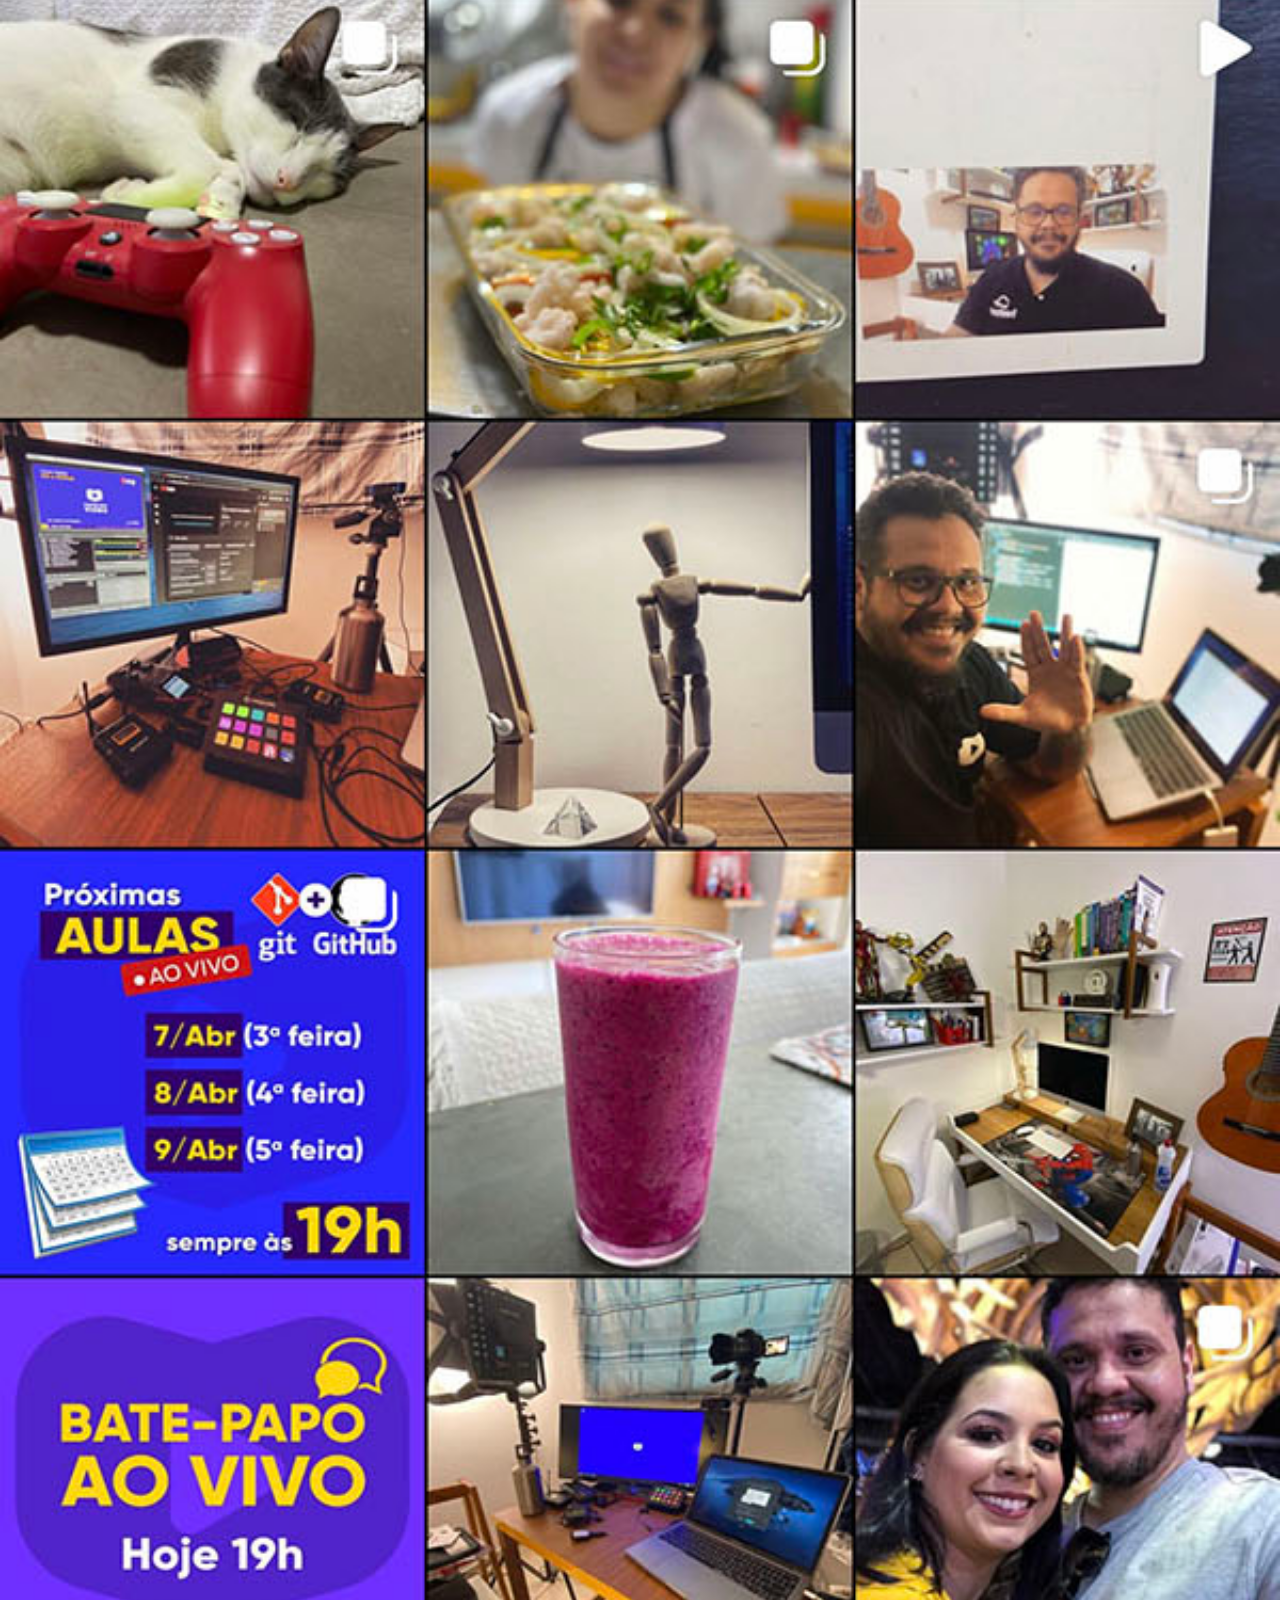
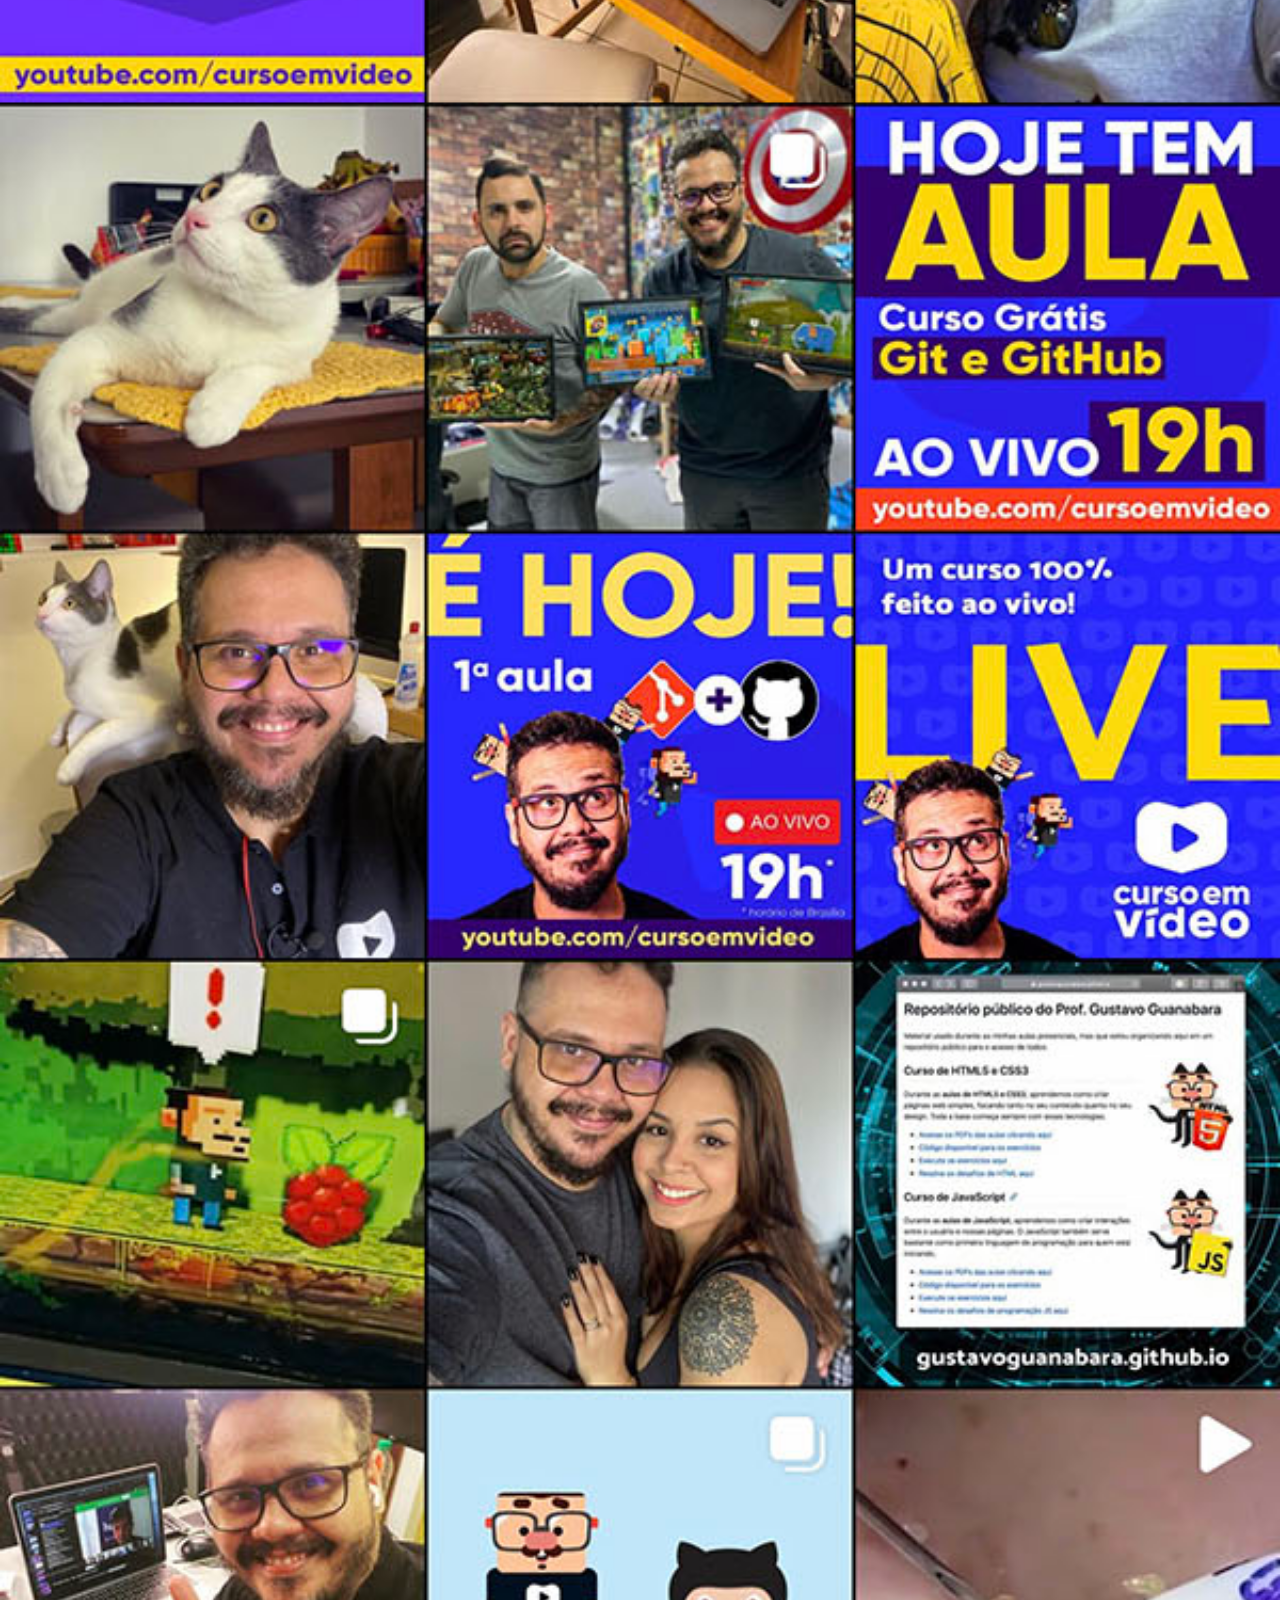
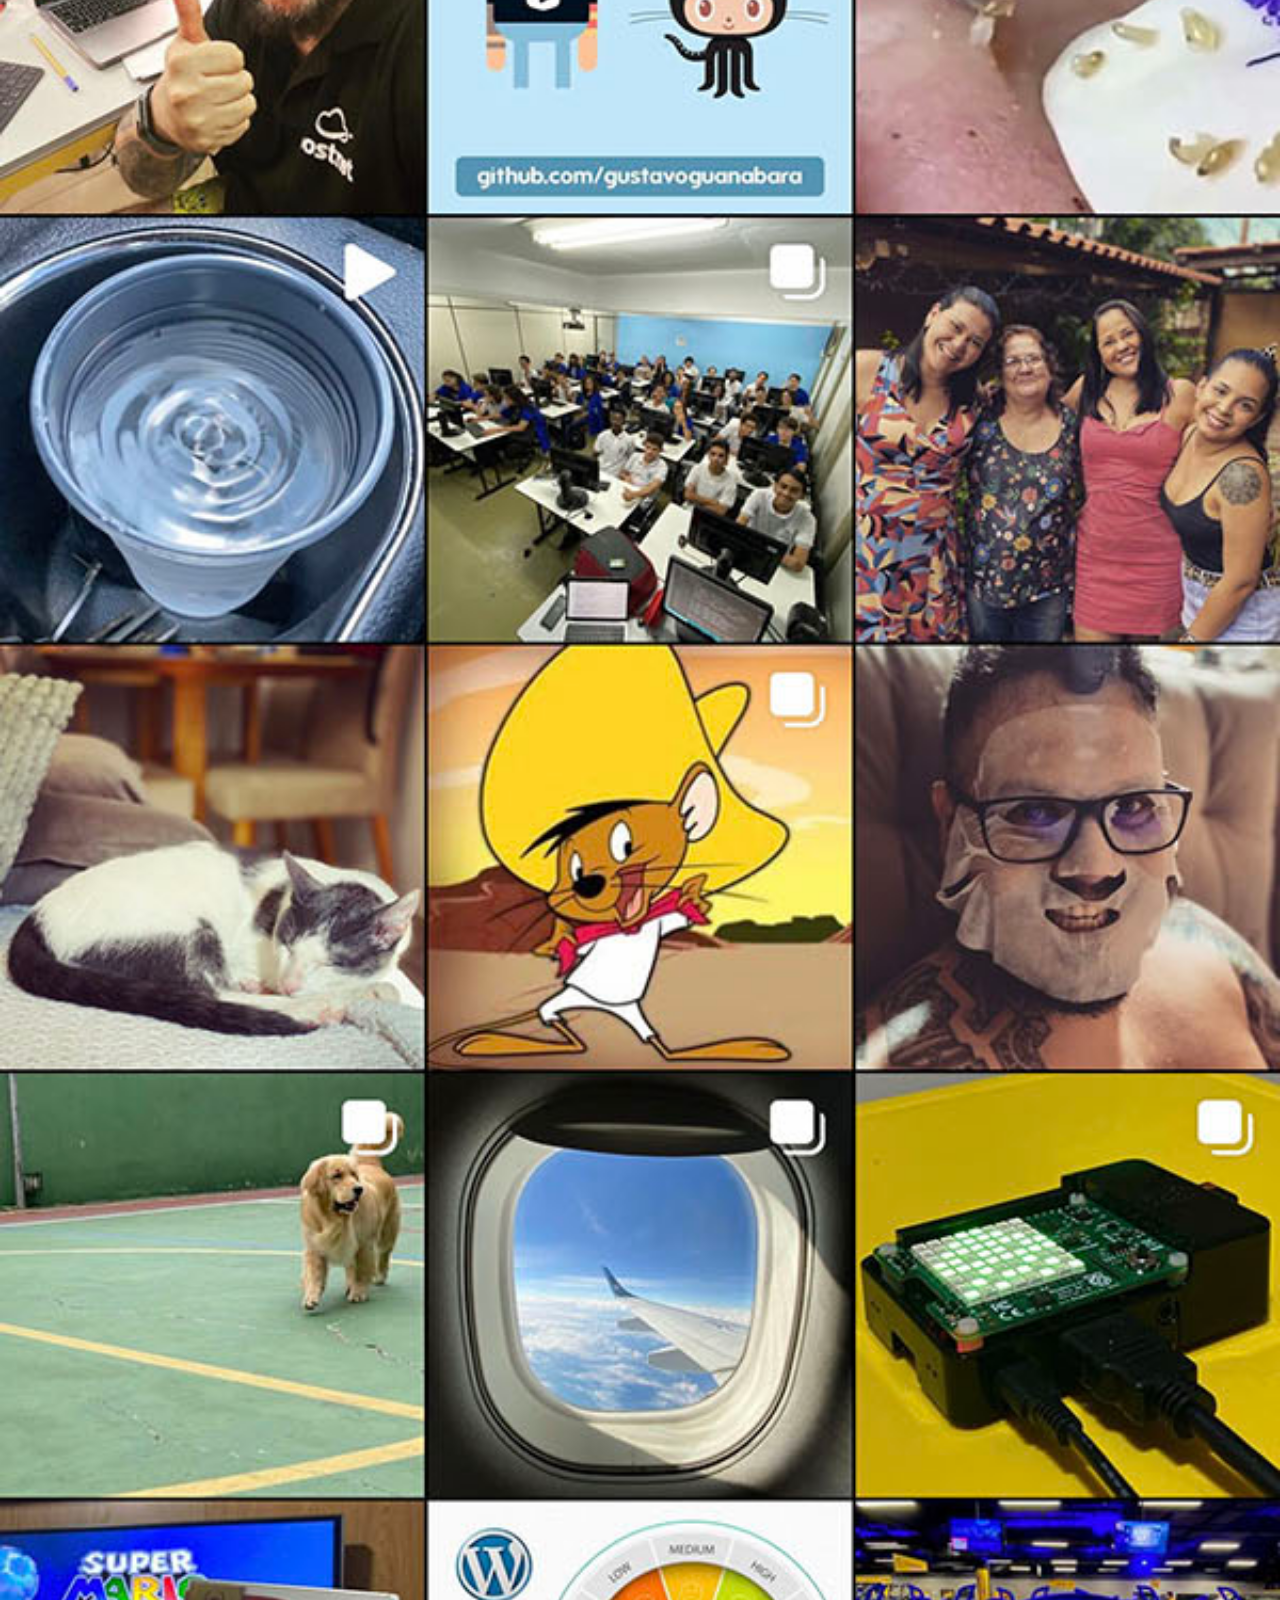
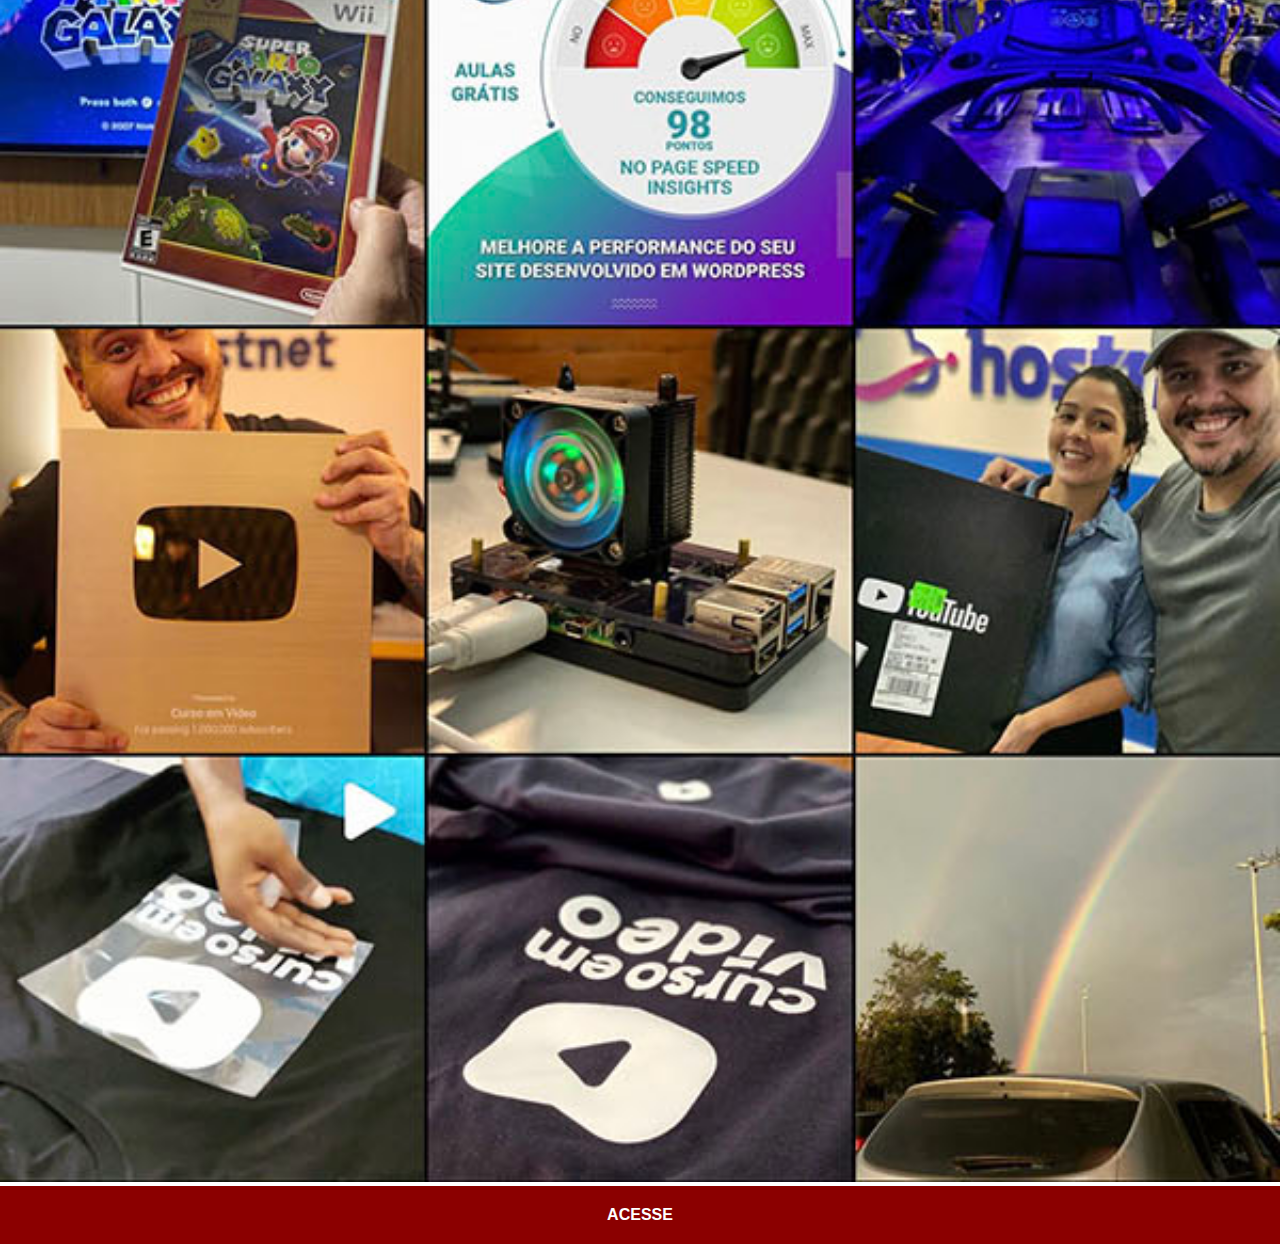
<file: instagram.html>
<!DOCTYPE html>
<html lang="pt-br">
<head>
    <meta charset="UTF-8">
    <meta name="viewport" content="width=device-width, initial-scale=1.0">
    <title>Instagram</title>
    <link rel="stylesheet" href="estilos/social.css">
</head>
<body>
    <img src="imagens/tela-instagram.jpg" alt="Instagram">
    <a href="https://www.instagram.com/" target="_blank">ACESSE</a>
</body>
</html>
</file>
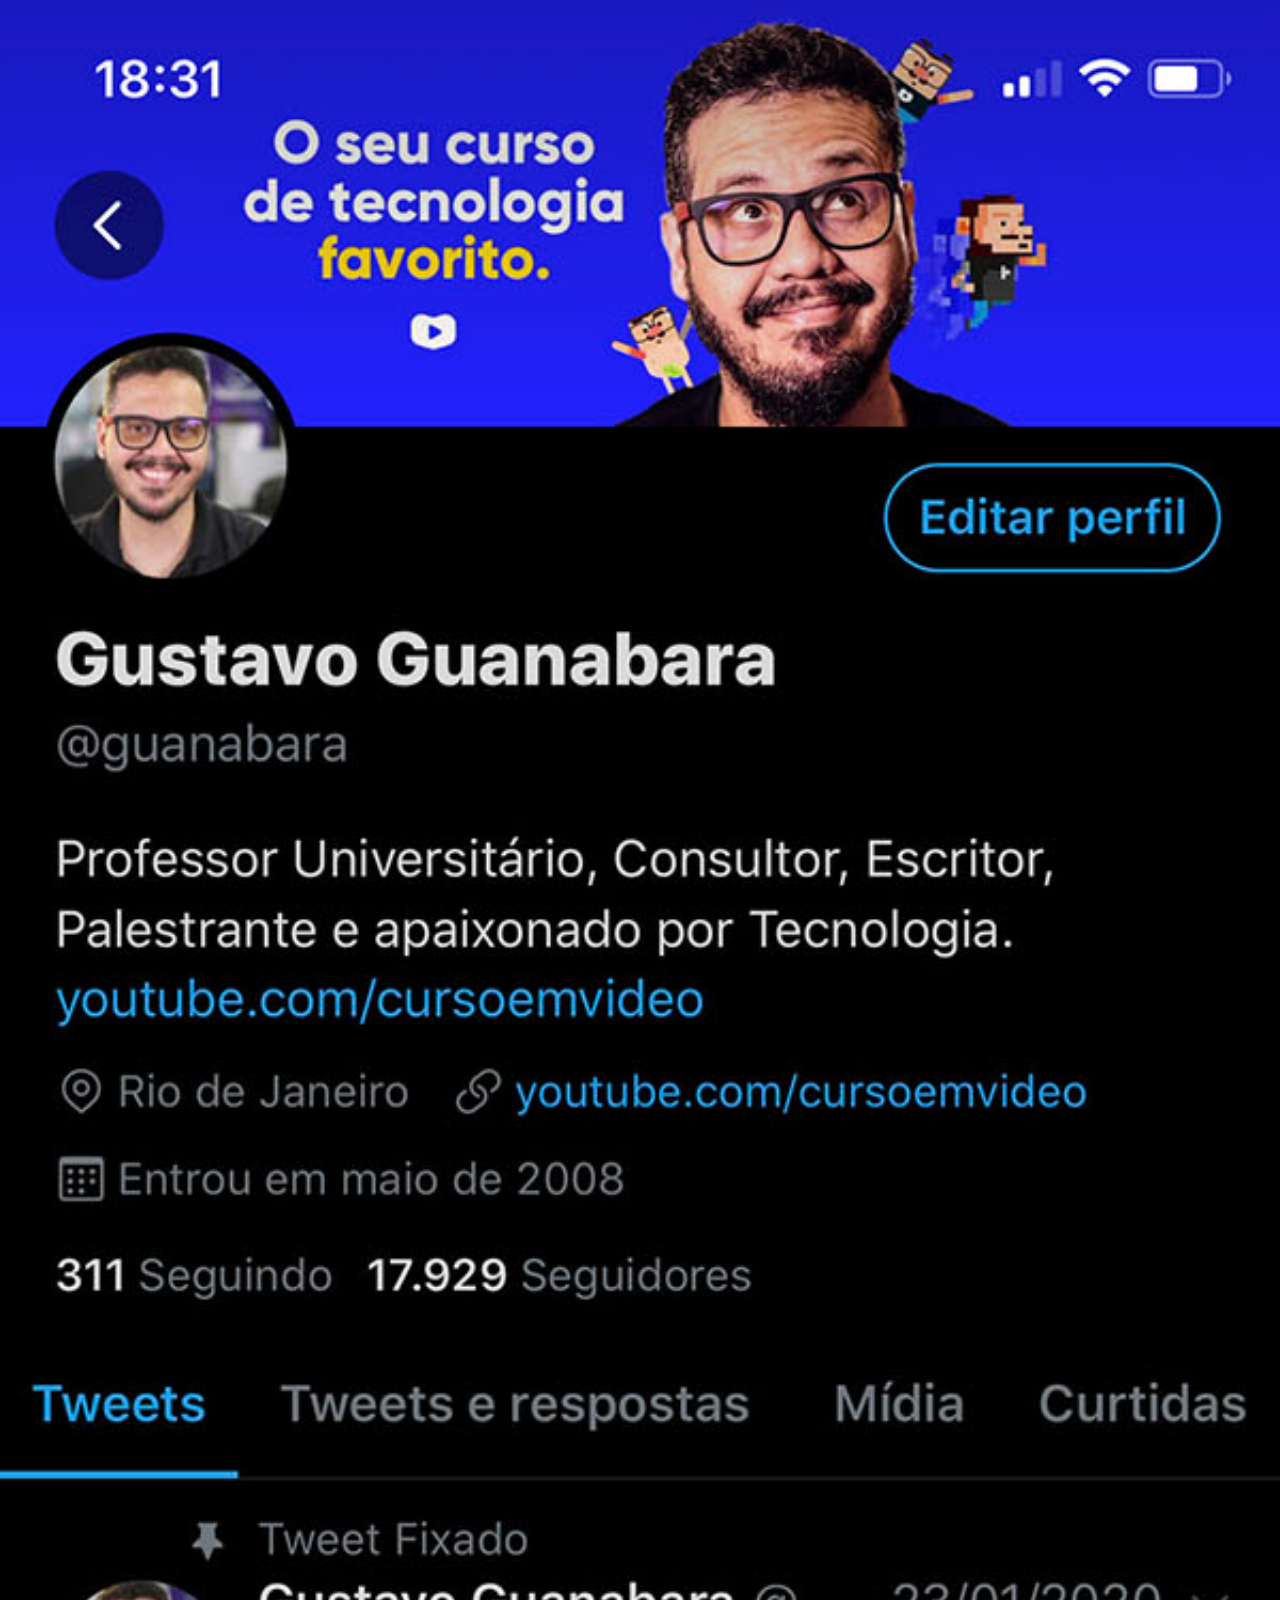
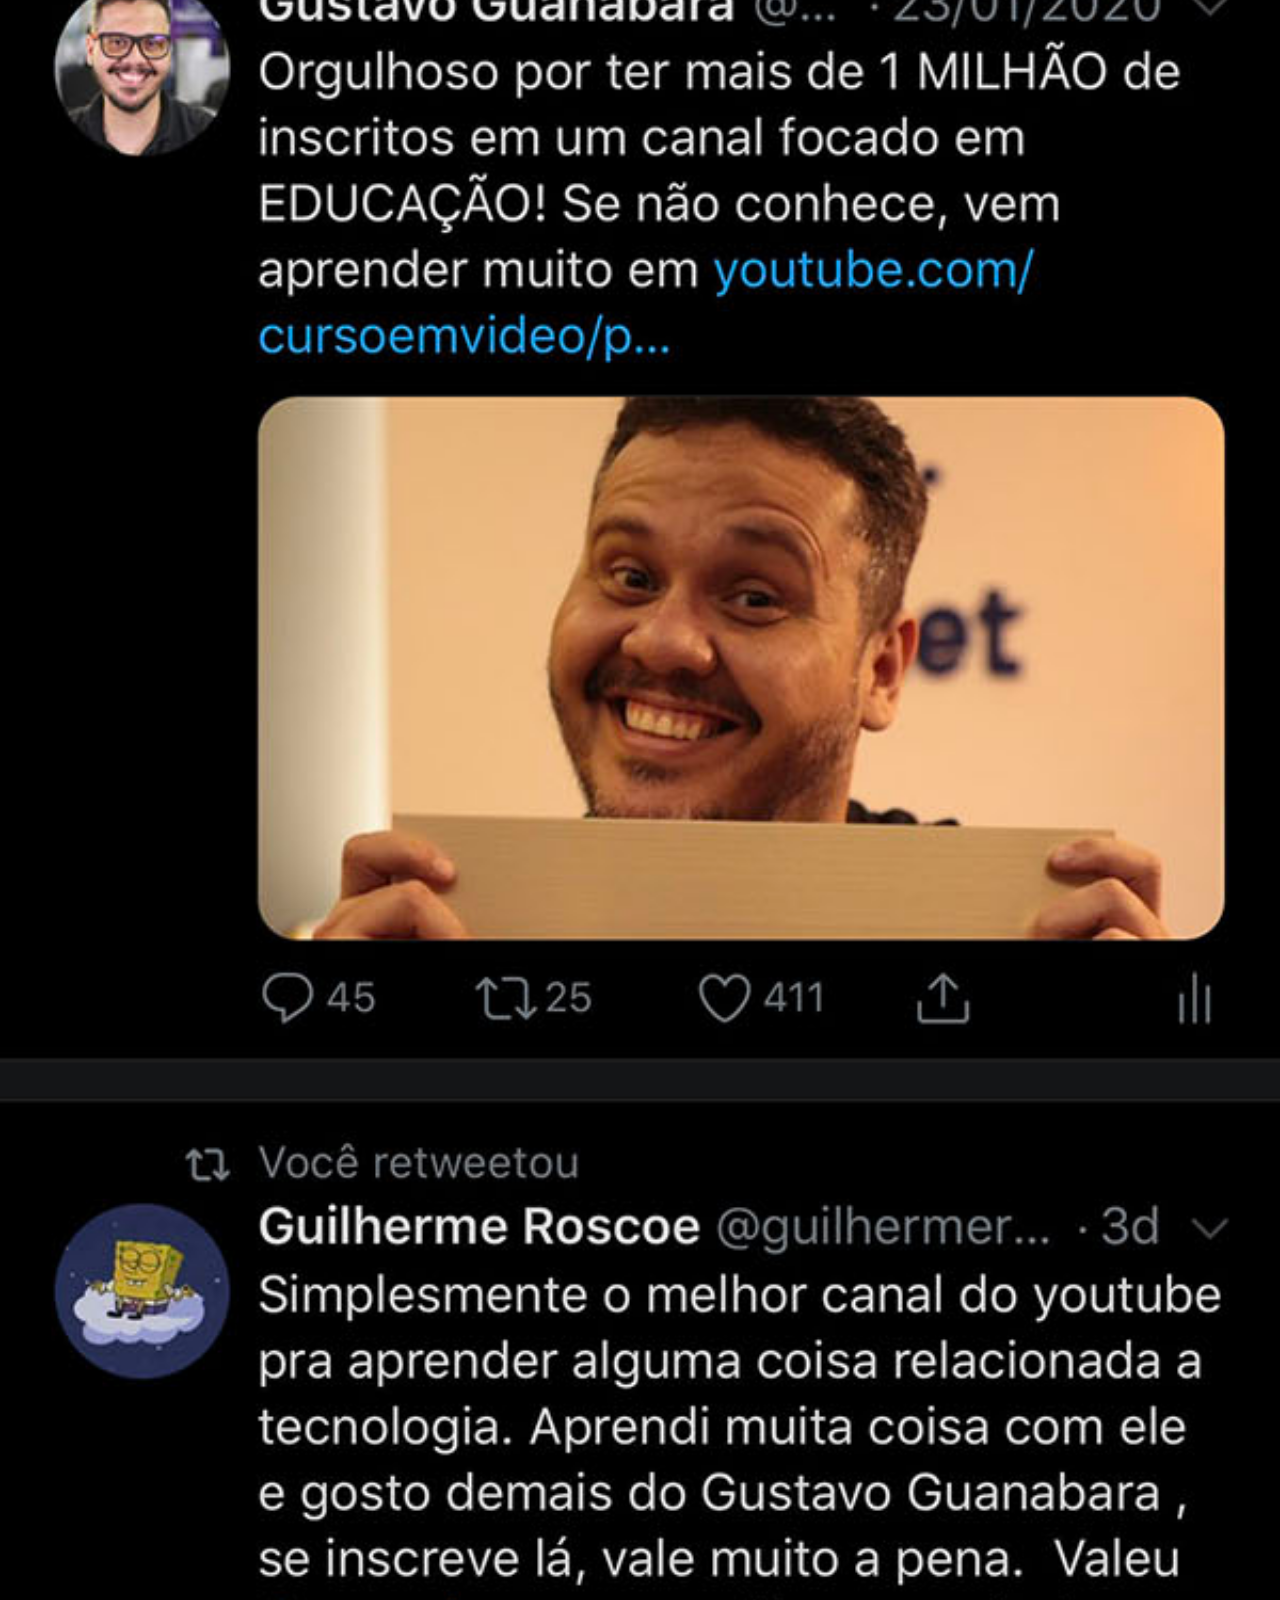
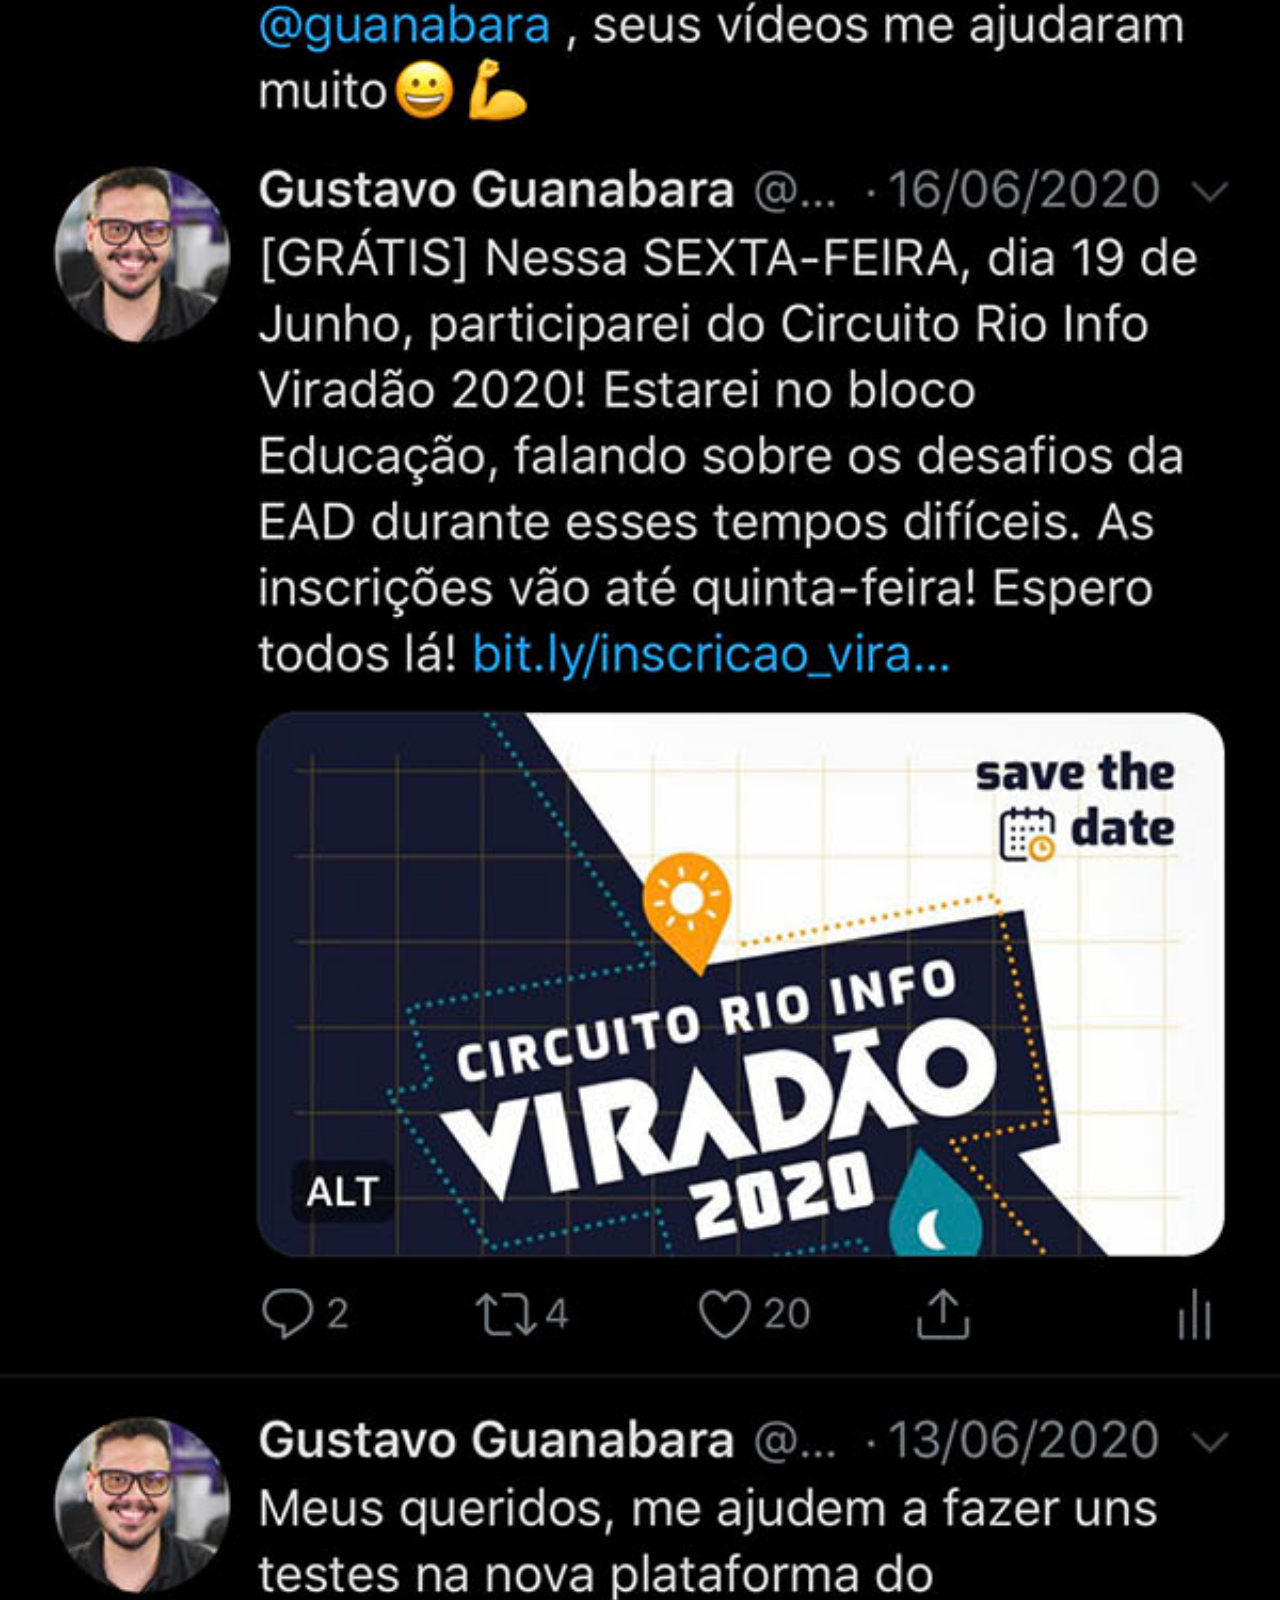
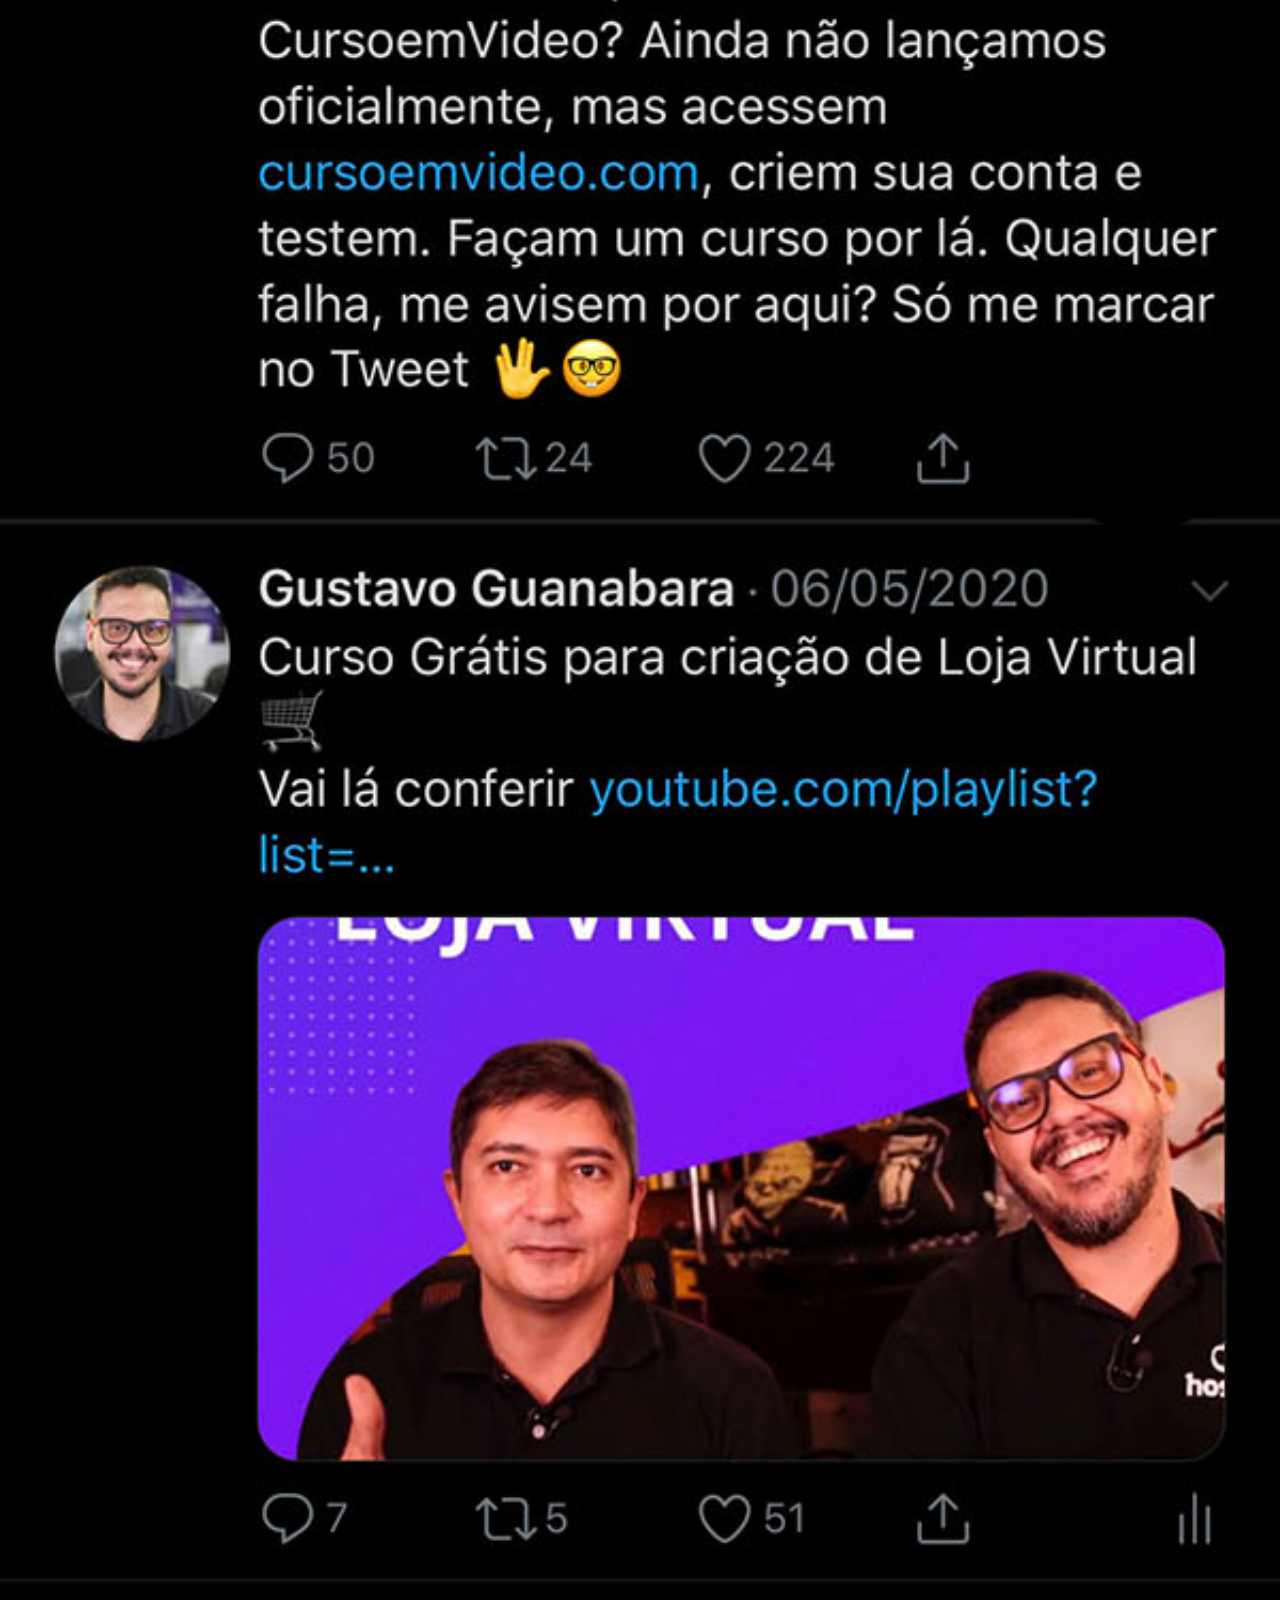
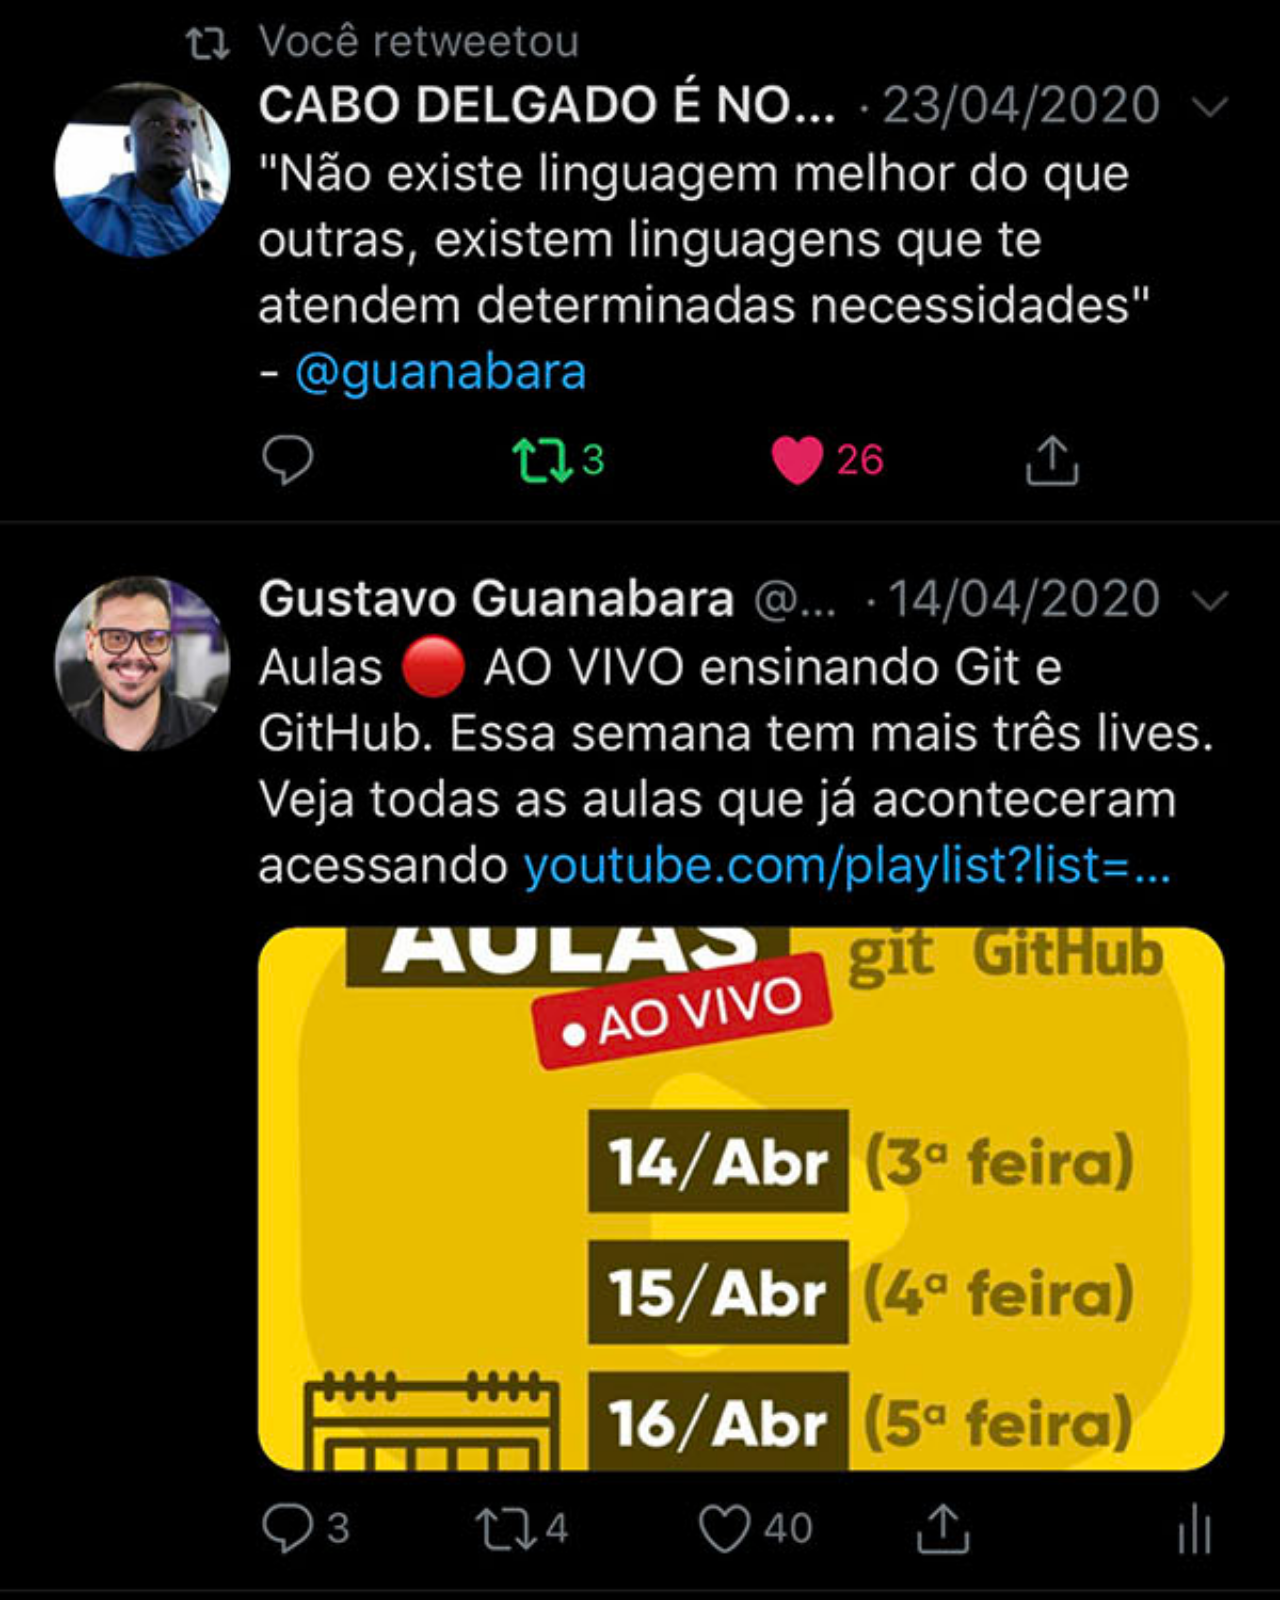
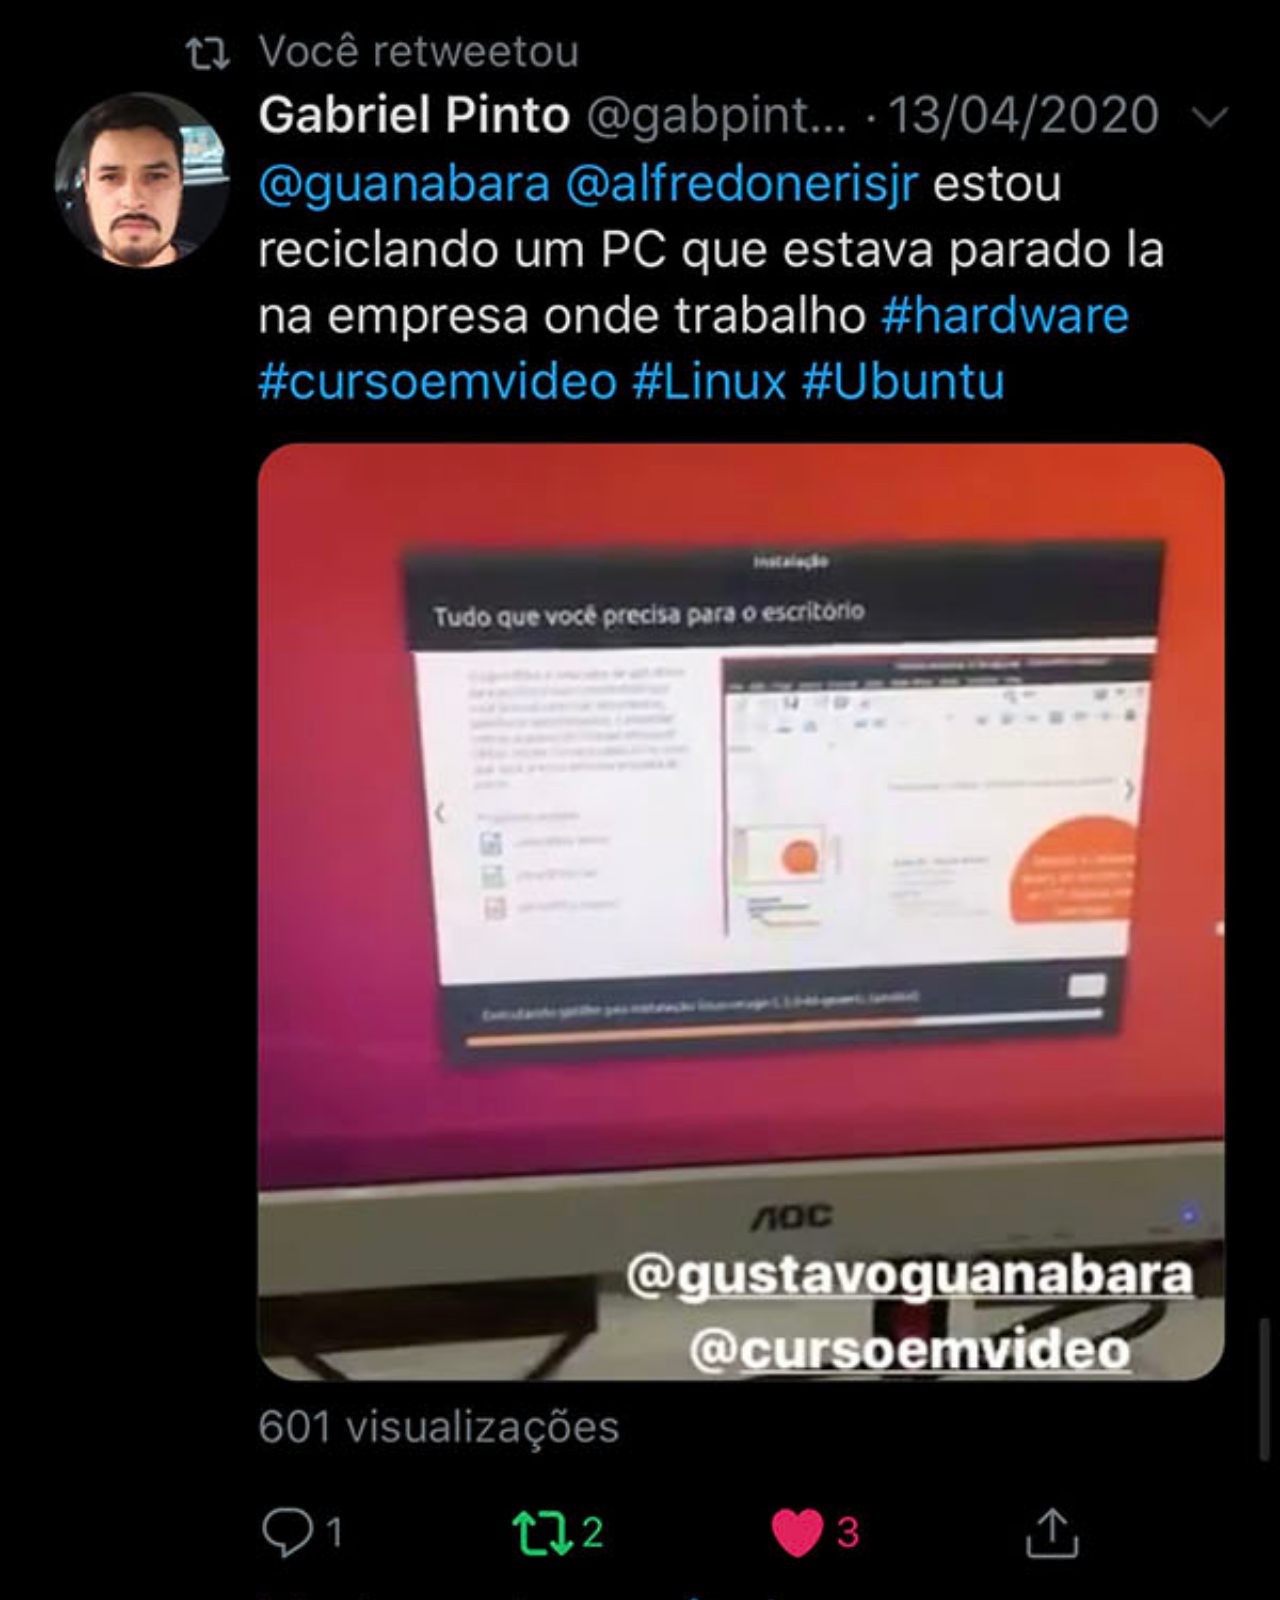
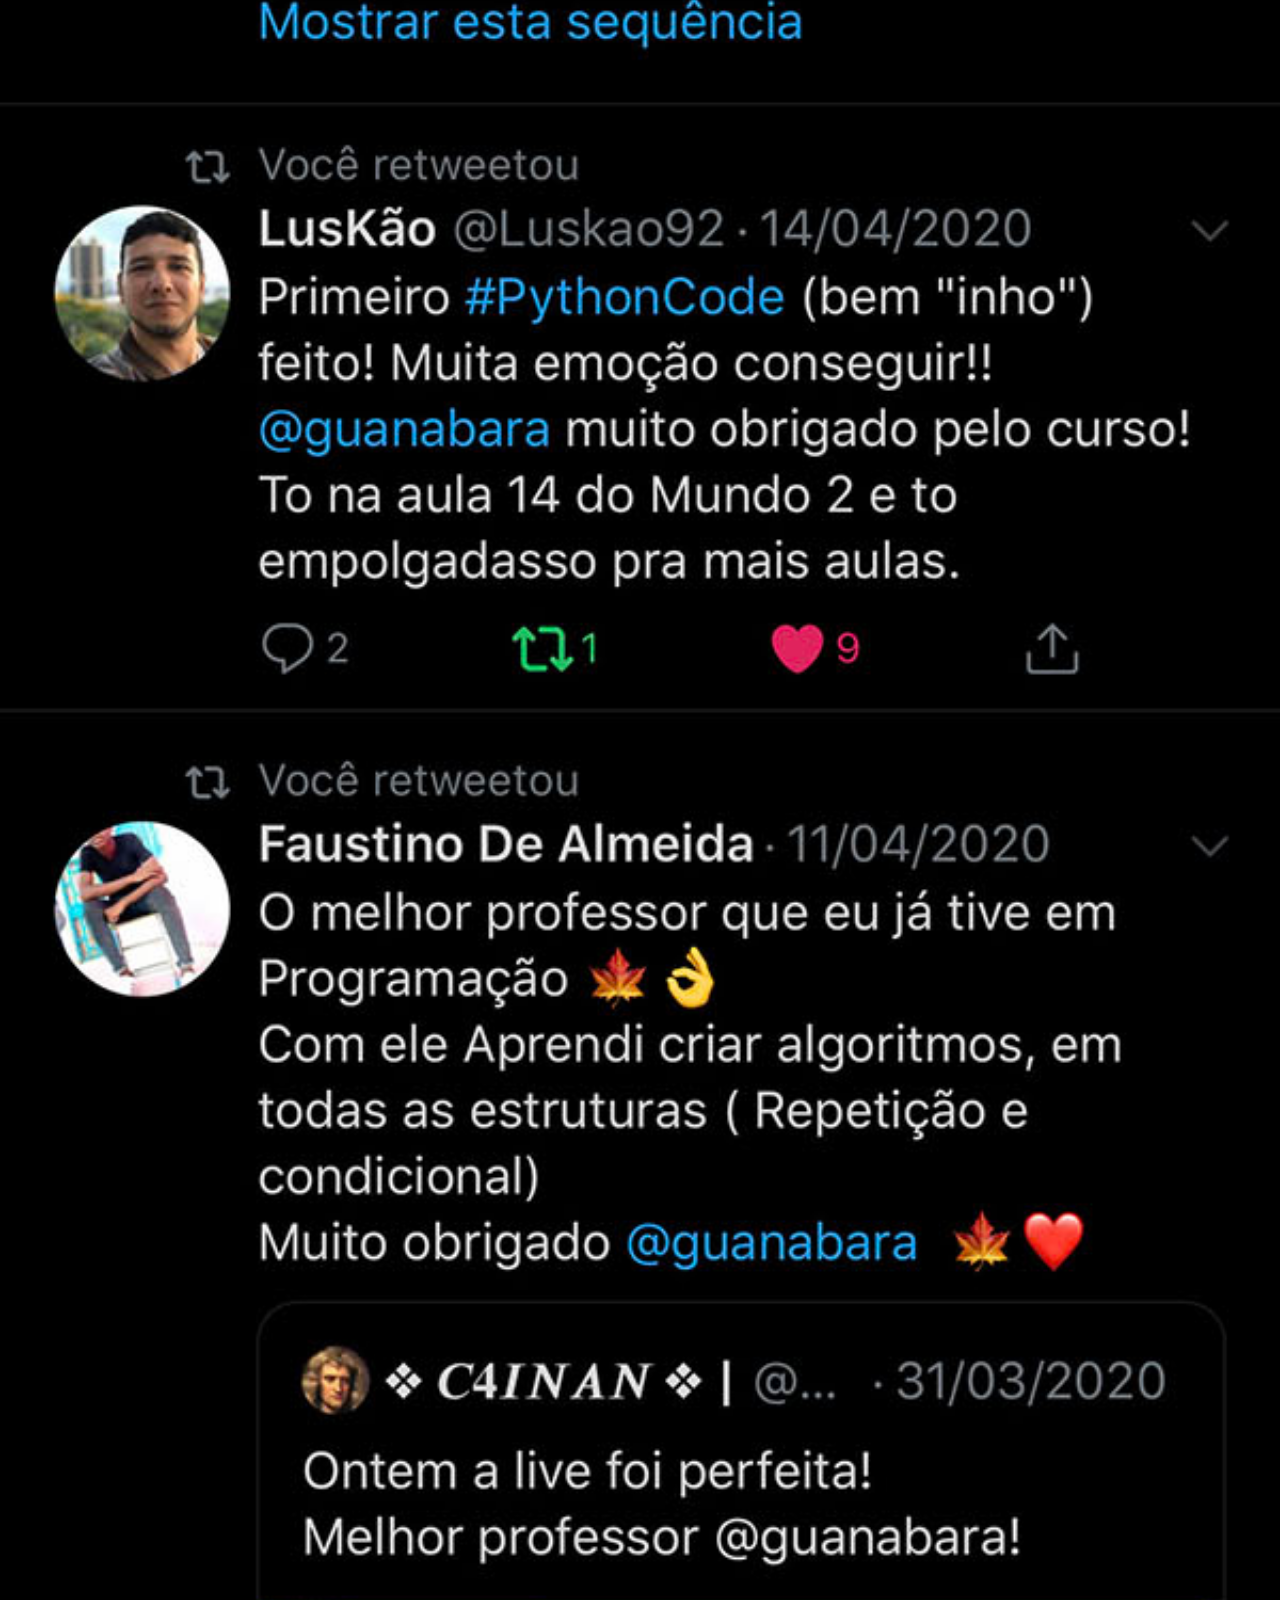
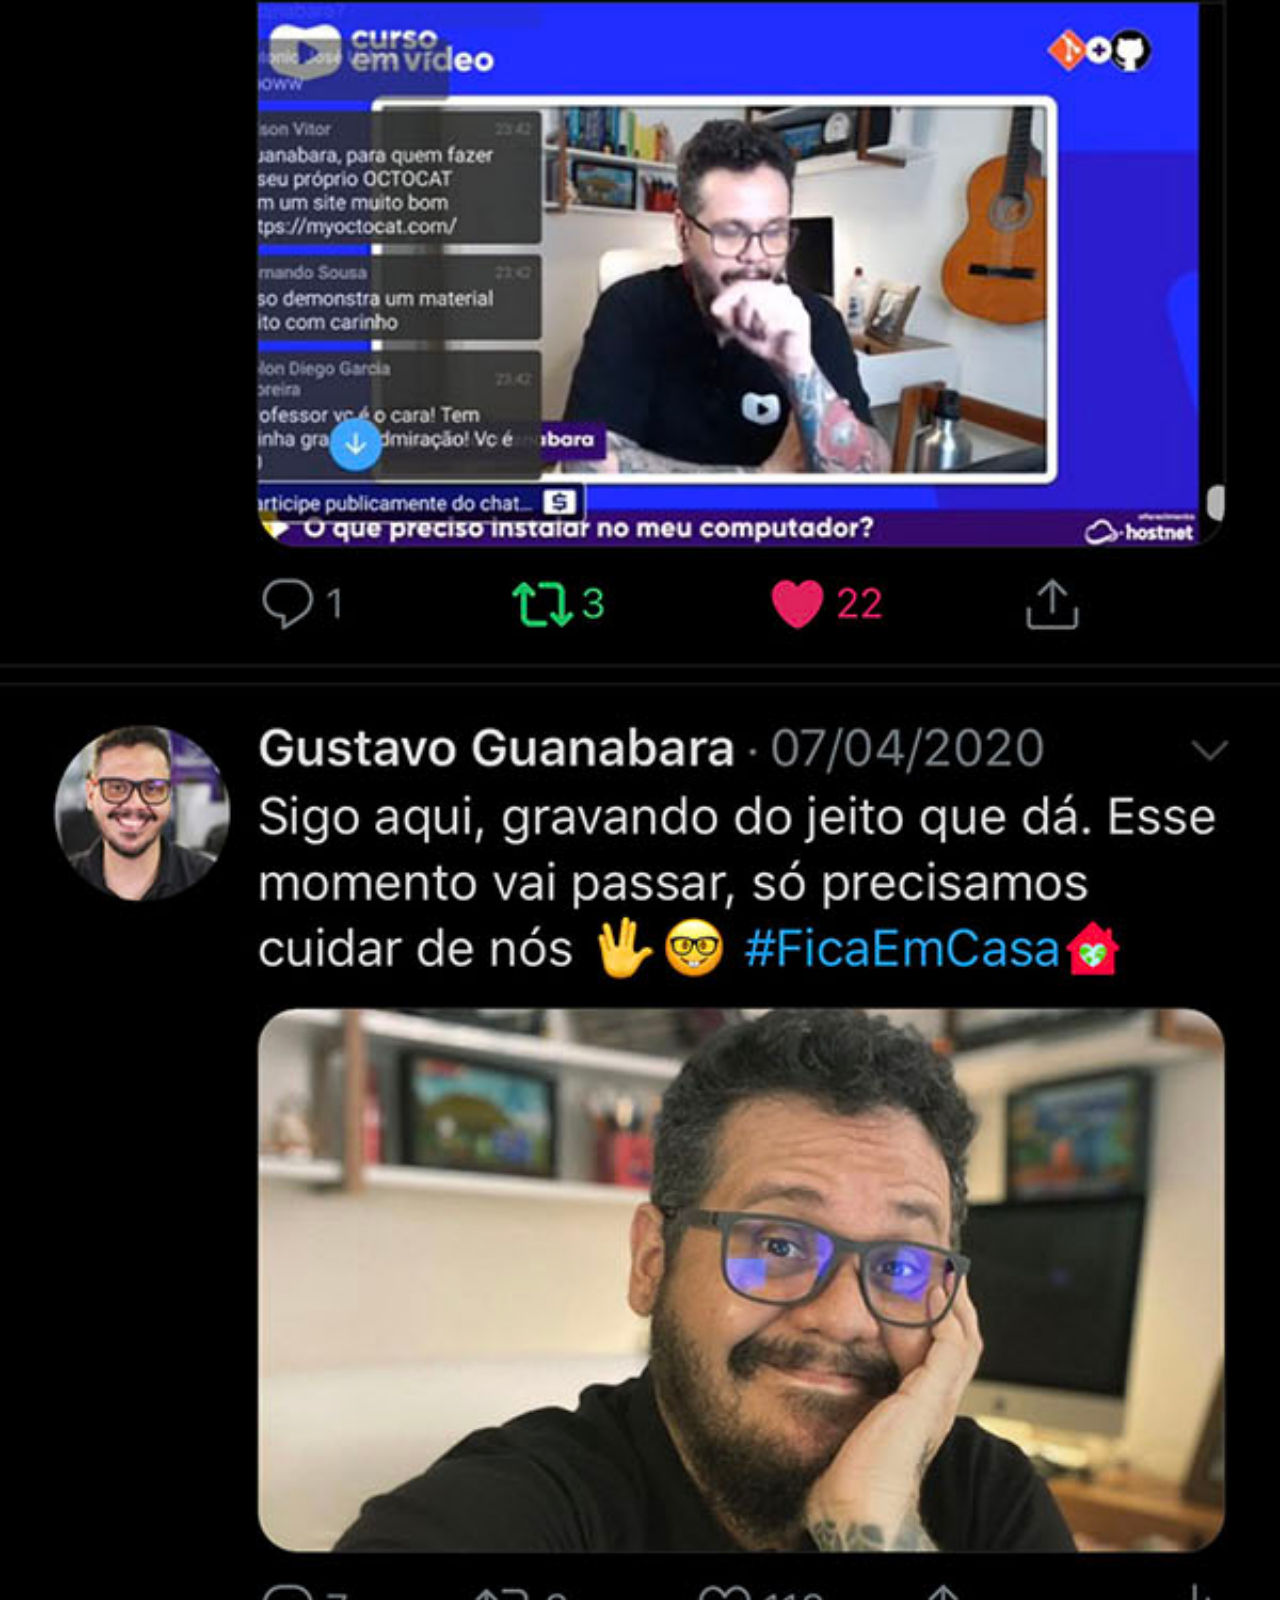
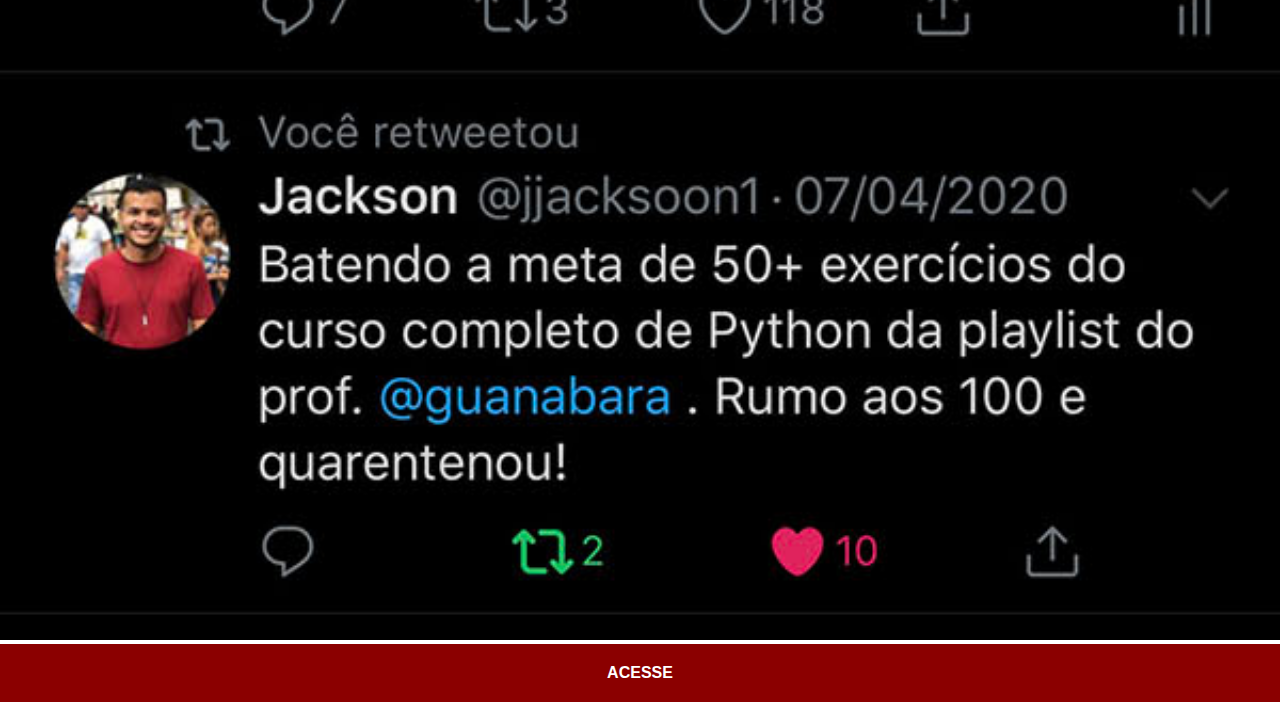
<file: twitter.html>
<!DOCTYPE html>
<html lang="pt-br">
<head>
    <meta charset="UTF-8">
    <meta name="viewport" content="width=device-width, initial-scale=1.0">
    <title>Twitter</title>
    <link rel="stylesheet" href="estilos/social.css">
</head>
<body>
    <img src="imagens/tela-twitter.jpg" alt="Twitter">
    <a href="https://twitter.com/" target="_blank">ACESSE</a>
</body>
</html>
</file>
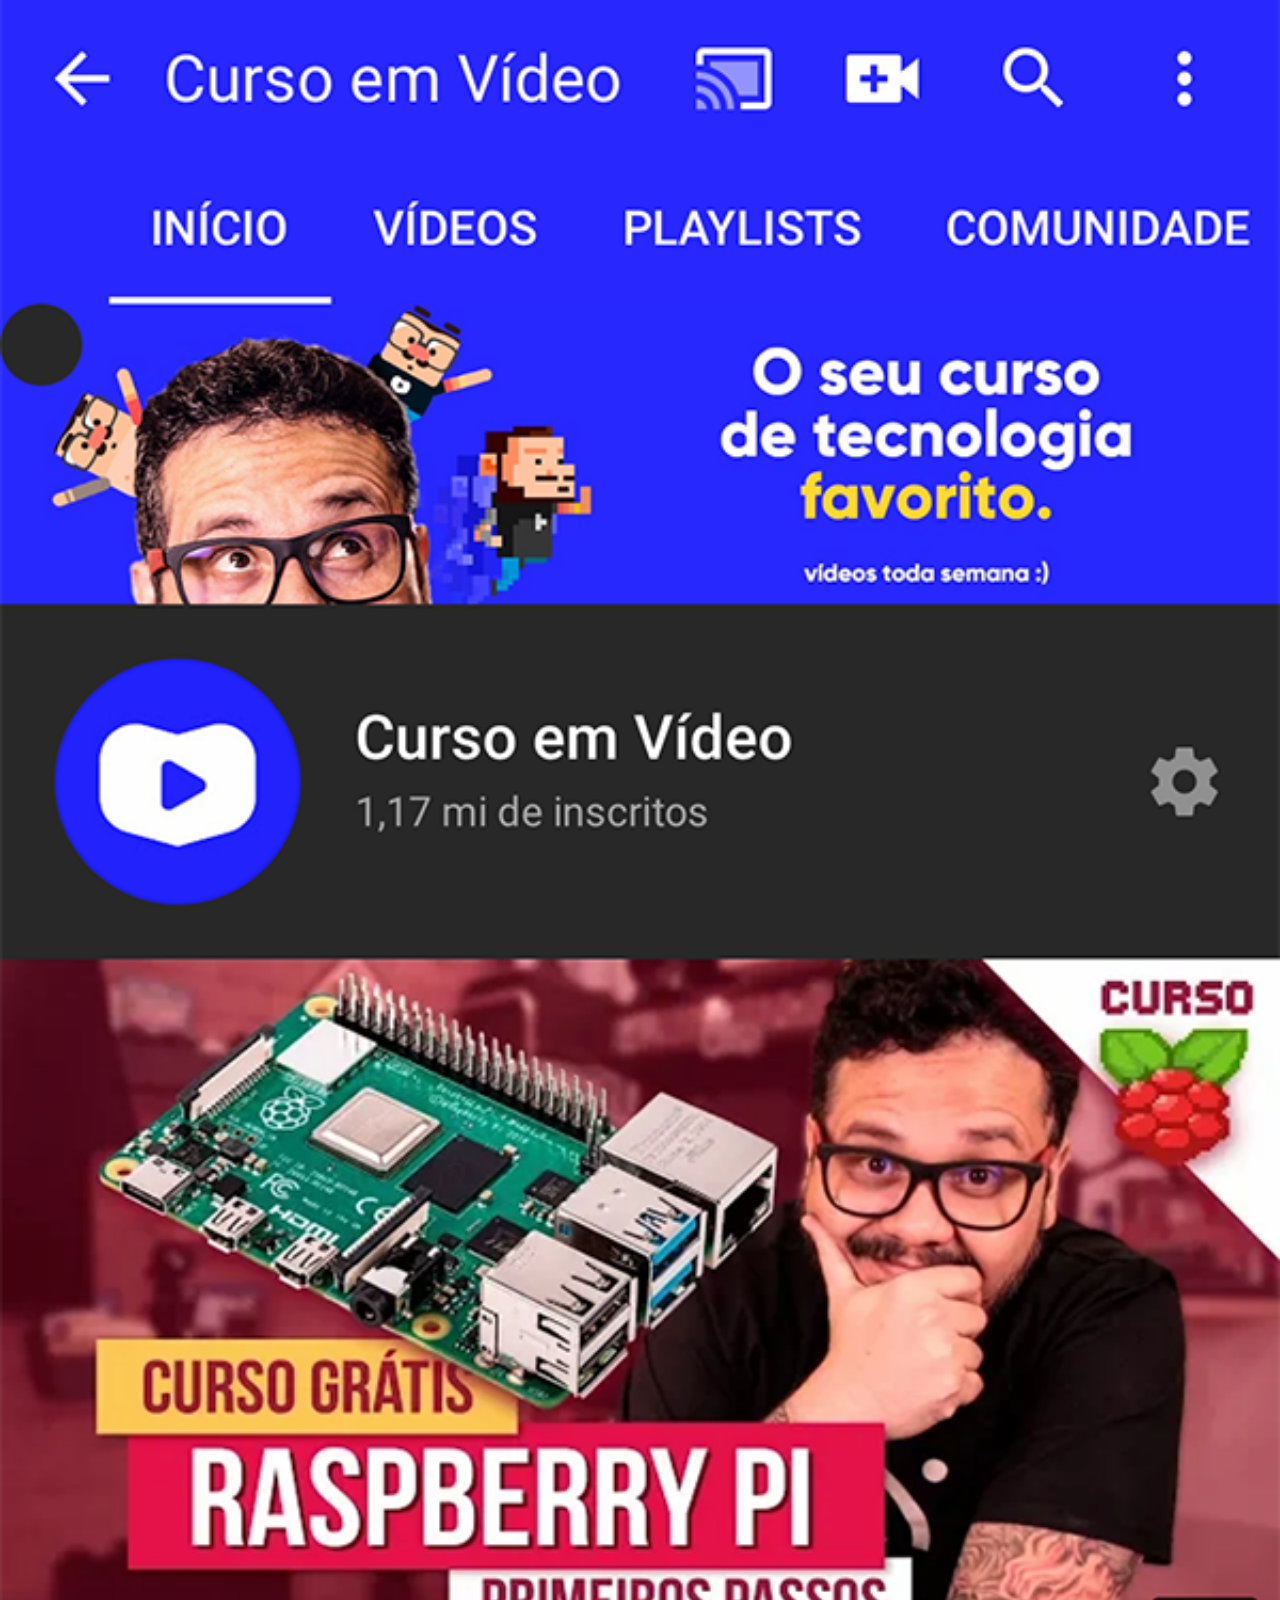
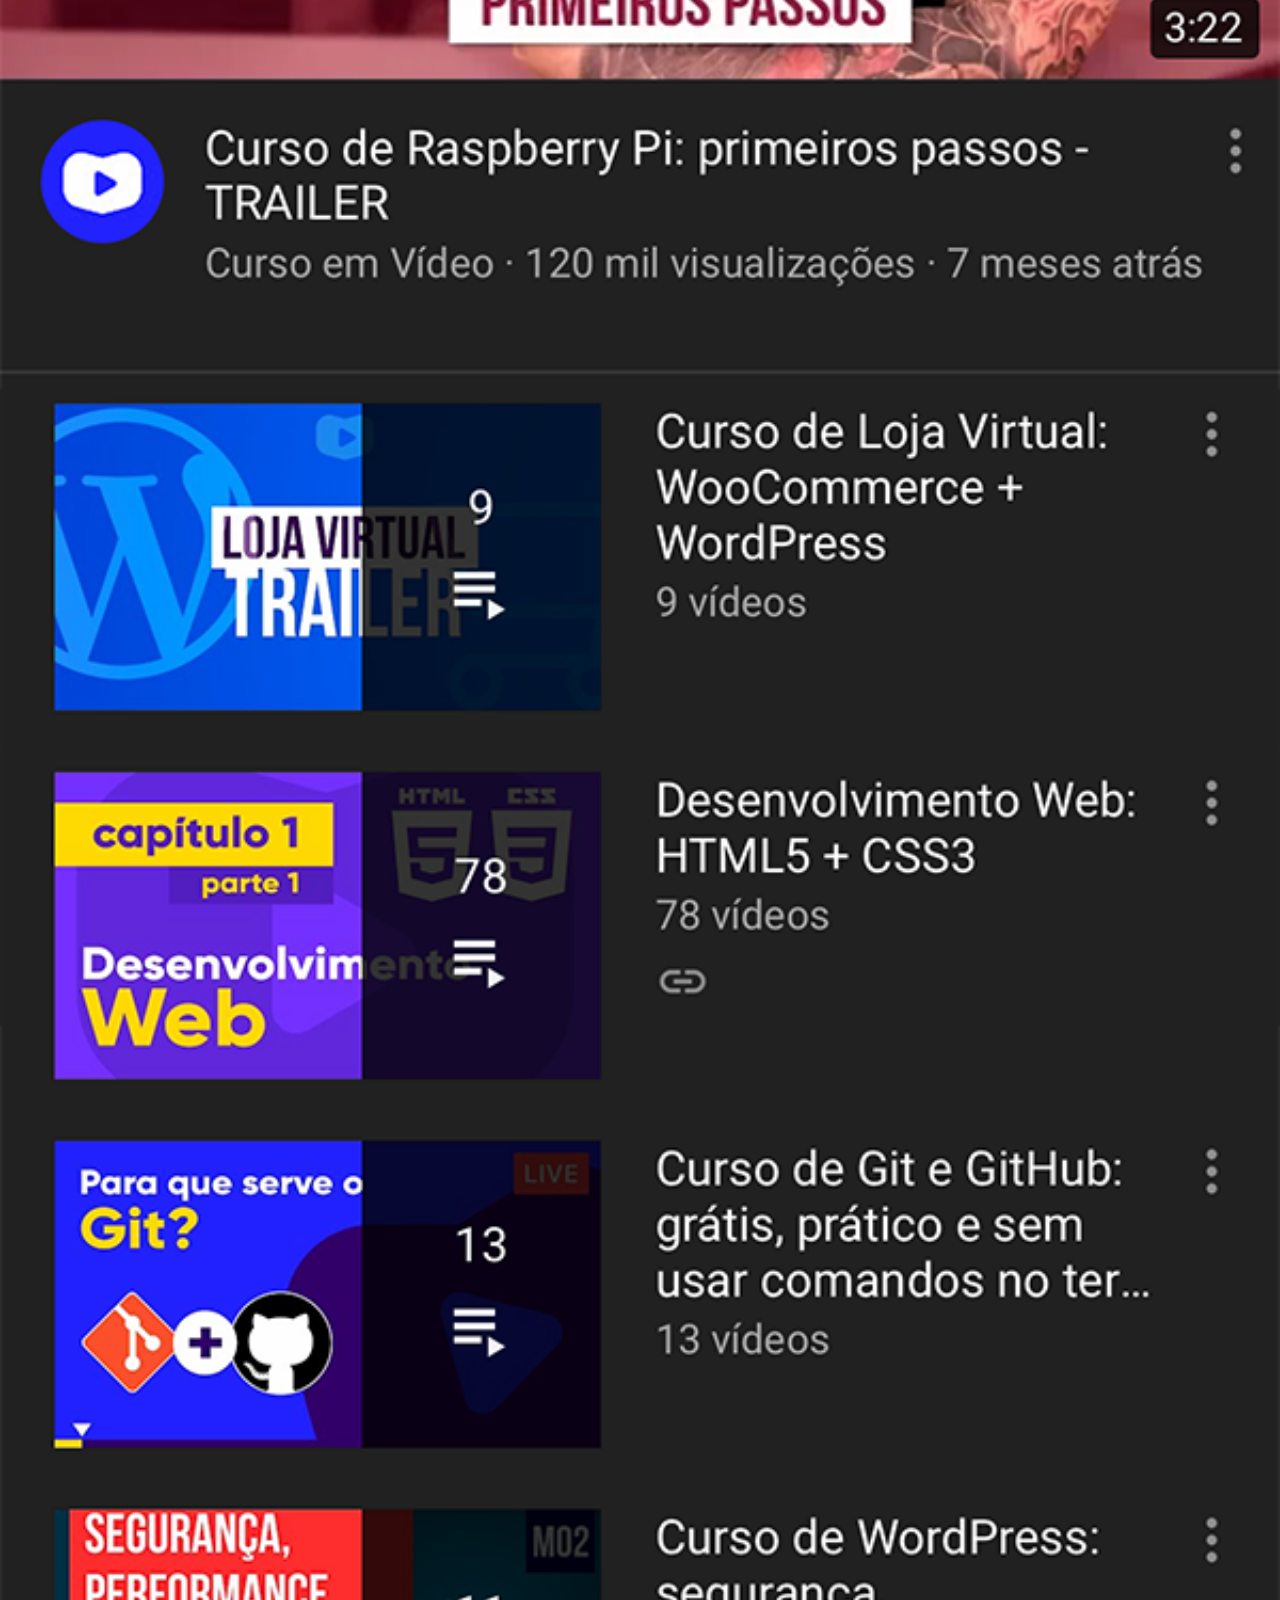
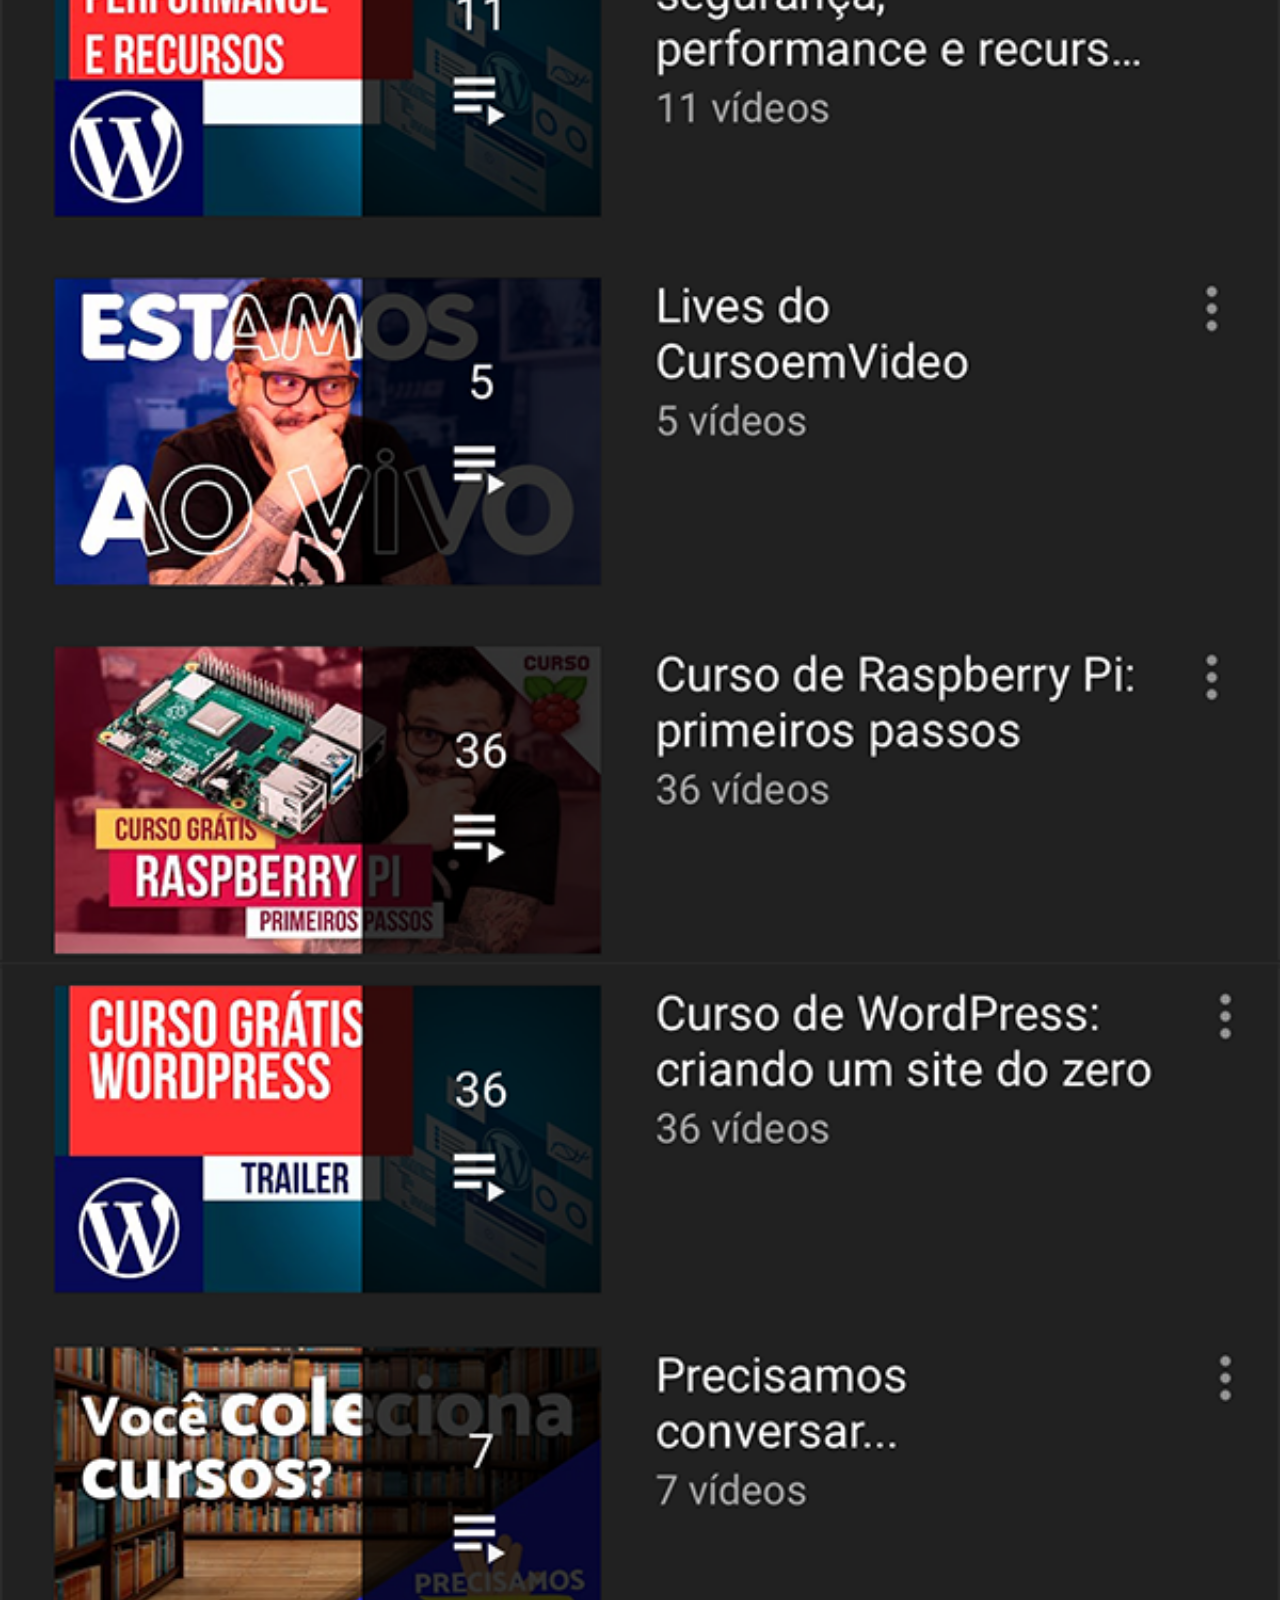
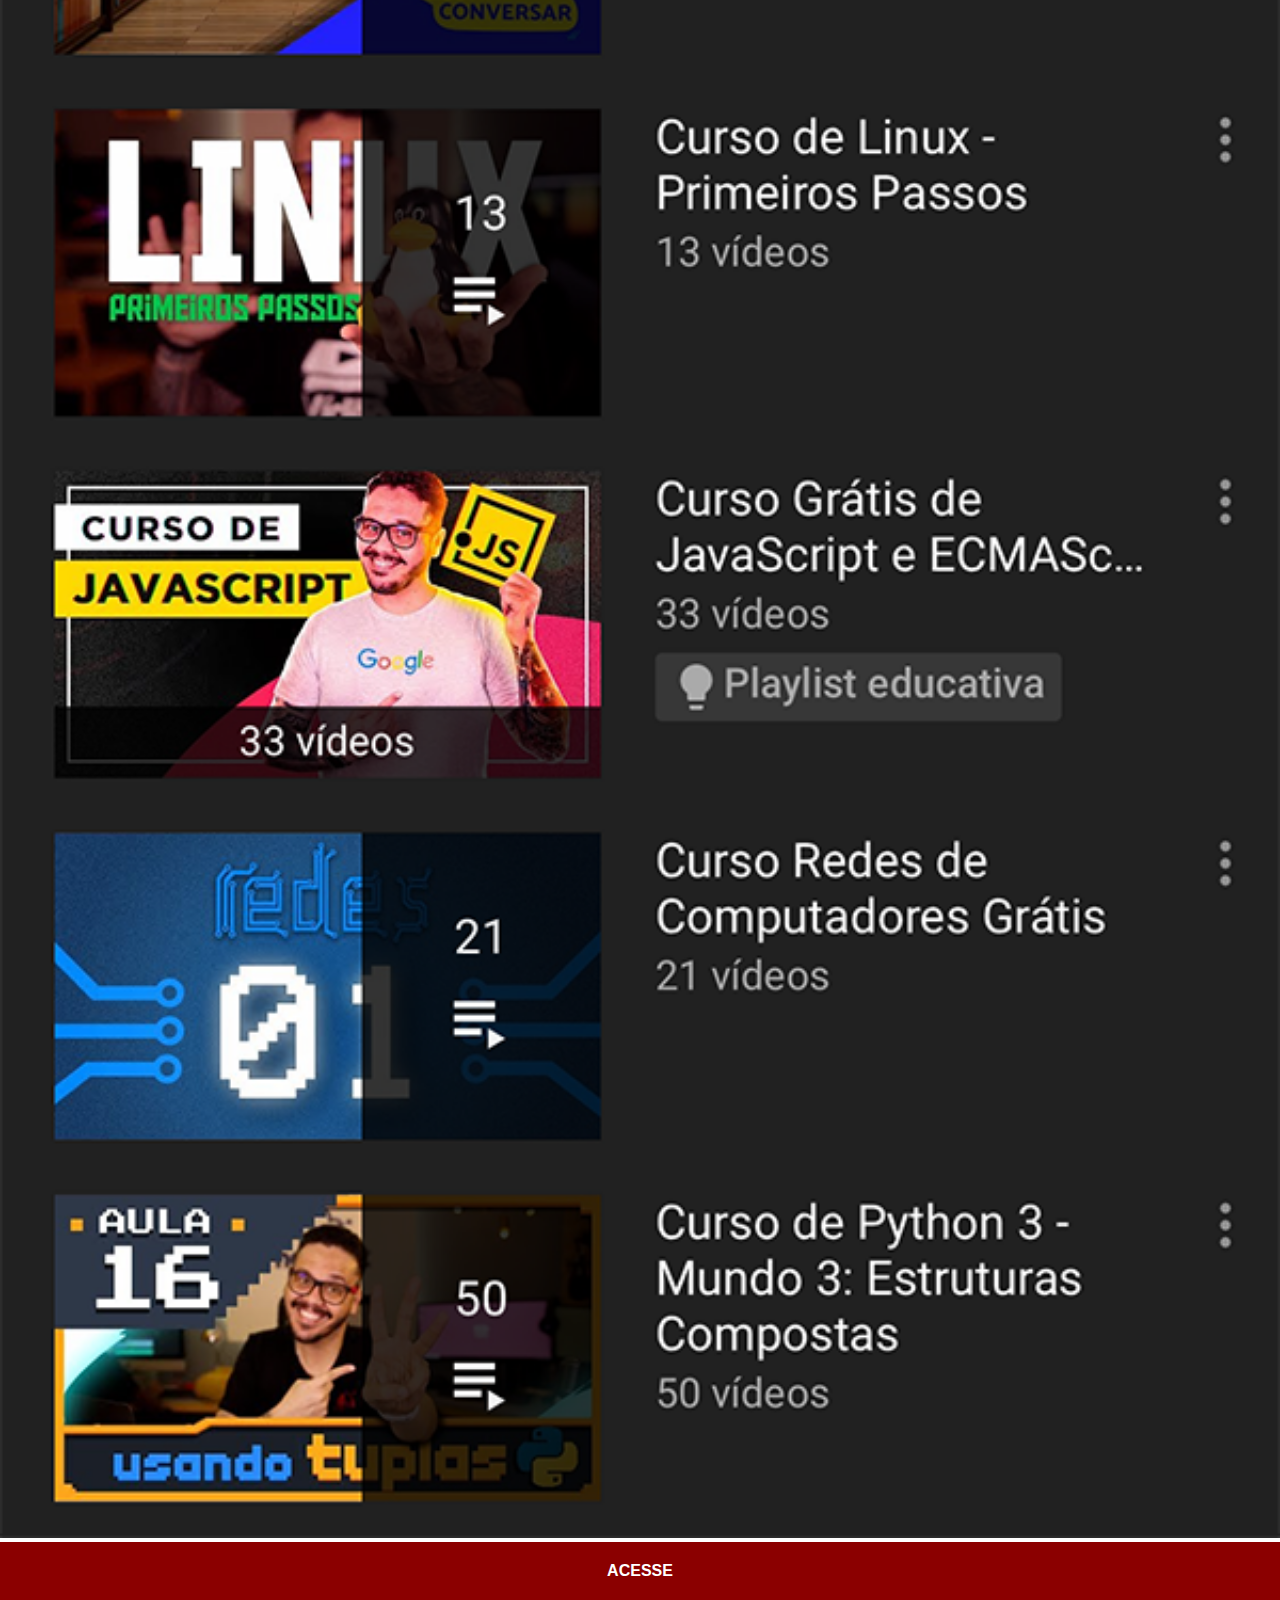
<file: youtube.html>
<!DOCTYPE html>
<html lang="pt-br">
<head>
    <meta charset="UTF-8">
    <meta name="viewport" content="width=device-width, initial-scale=1.0">
    <title>Youtube</title>
    <link rel="stylesheet" href="estilos/social.css">
</head>
<body>
    <img src="imagens/tela-youtube.png" alt="Youtube">
    <a href="https://www.youtube.com/@CursoemVideo/playlists" target="_blank">ACESSE</a>
</body>
</html>
</file>
<file: estilos/style.css>
@charset "UTF-8";

* {
    margin: 0px;
    padding: 0px;
    font-family: Arial, Helvetica, sans-serif;
}

html, body {
    height: 100vh;
    width: 100vw;
    background-color: black;
}

body {
    background: url('../imagens/fundo-madeira.jpg') no-repeat top center;
    background-size: cover;
    background-attachment: fixed;
}

main {
    height: 100vh;
    position: relative;
    
}

section#telefone {
    position: absolute;
    top: 50%;
    left: 50%;
    transform: translate(-50%, -50%);

    height: 627px;
    width: 311px;
    background: url('../imagens/frame-iphone.png') no-repeat;
}

iframe#tela {
    position: relative;
    top: 80px;
    left: 22px;
    width: 267px;
    height: 471px;
}

section#redes-sociais {
    text-align: right;
}

section#redes-sociais  img {
    width: 50px;
    margin: 10px;
    border-radius: 50%;
    box-shadow: 2px 2px 5px rgba(0,  0, 0, 400);
    box-sizing: border-box;
}

section#redes-sociais img:hover {
    border: 2px solid wheat;
    transform: translate(-3px, -3px);
    box-shadow: 5px 5px 10px wheat;
    transition: transform .5s, border 1s;
}
</file>
<file: estilos/social.css>
@charset "UTF-8";

* {
    margin: 0px;
    padding: 0px;
    font-family: Arial, Helvetica, sans-serif;
}

::-webkit-scrollbar {
    width: 0px;
    height: 0px;
}
img {
    width: 100vw;
}

a {
    display: block;
    background-color: darkred;
    padding: 20px;
    color: white;
    text-align: center;
    font-weight: bolder;
    text-decoration: none;
}
a:hover {
    background-color: red;
}
</file>
